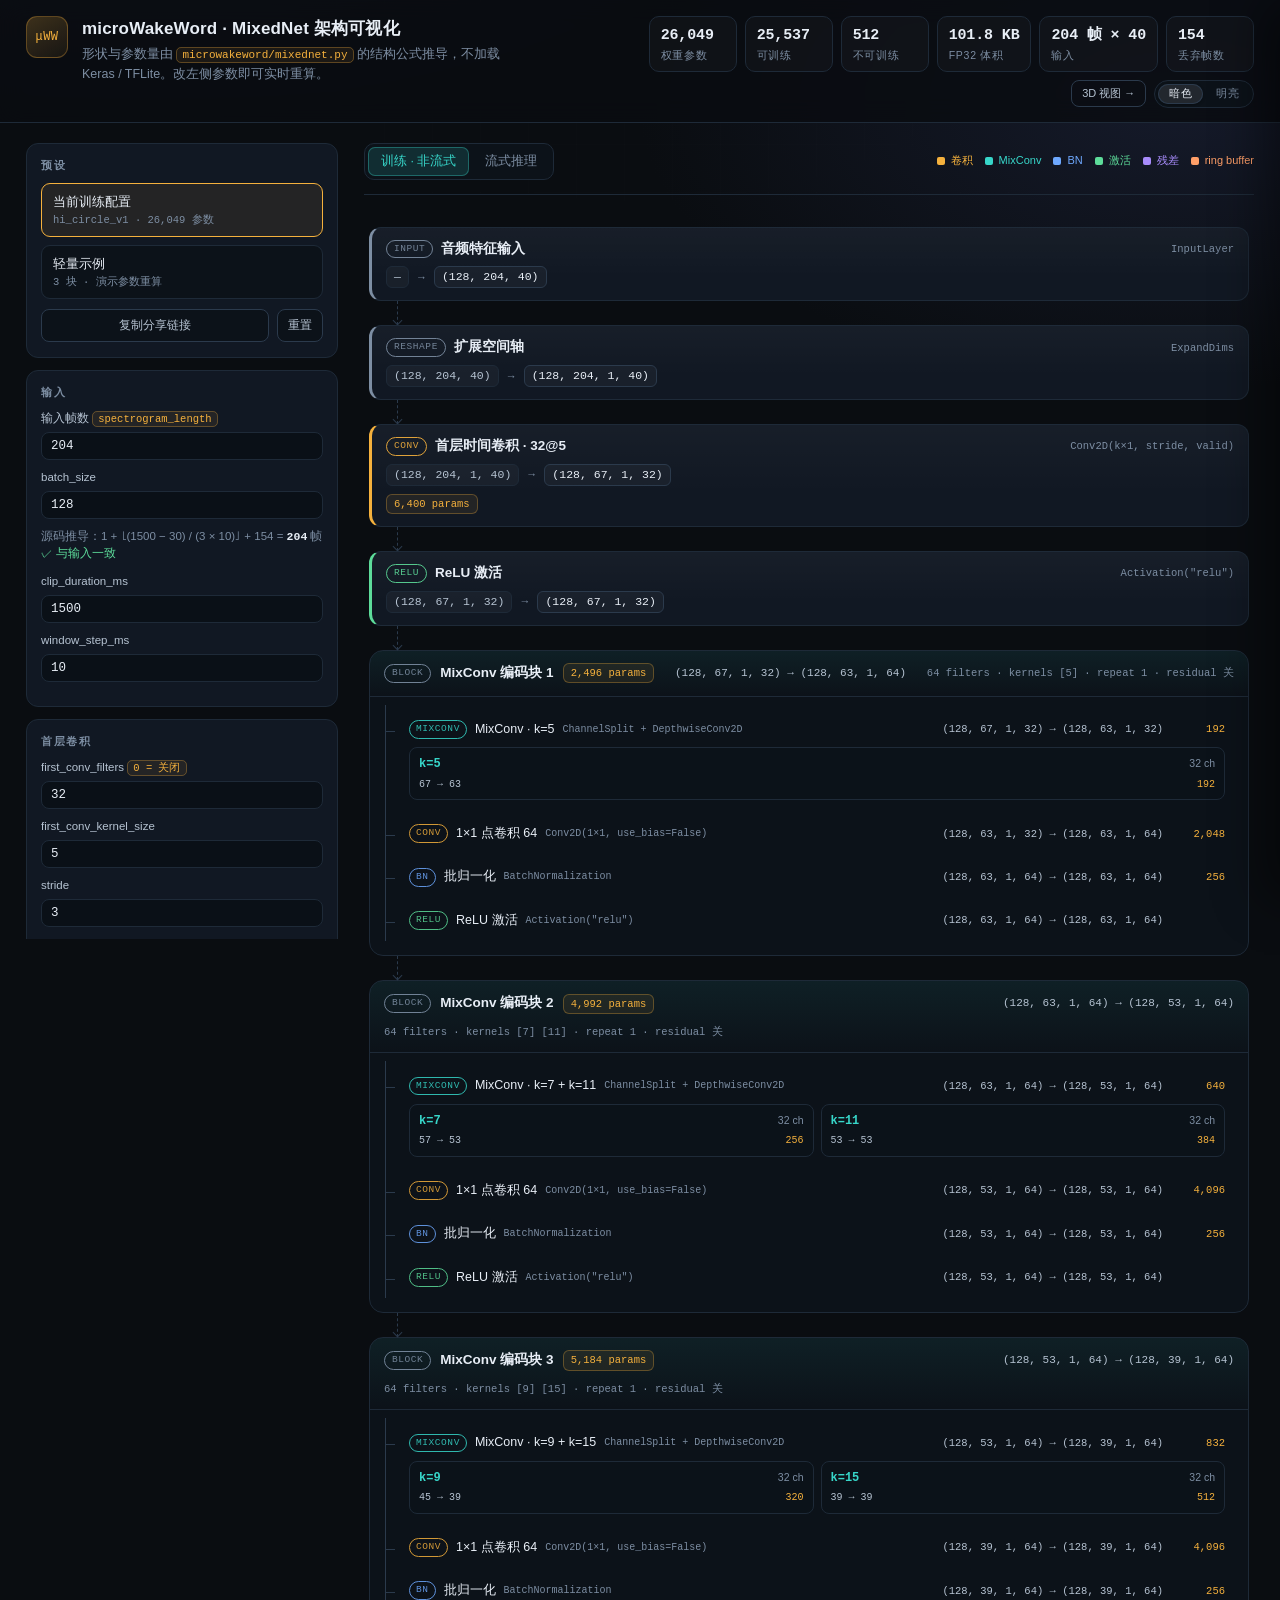
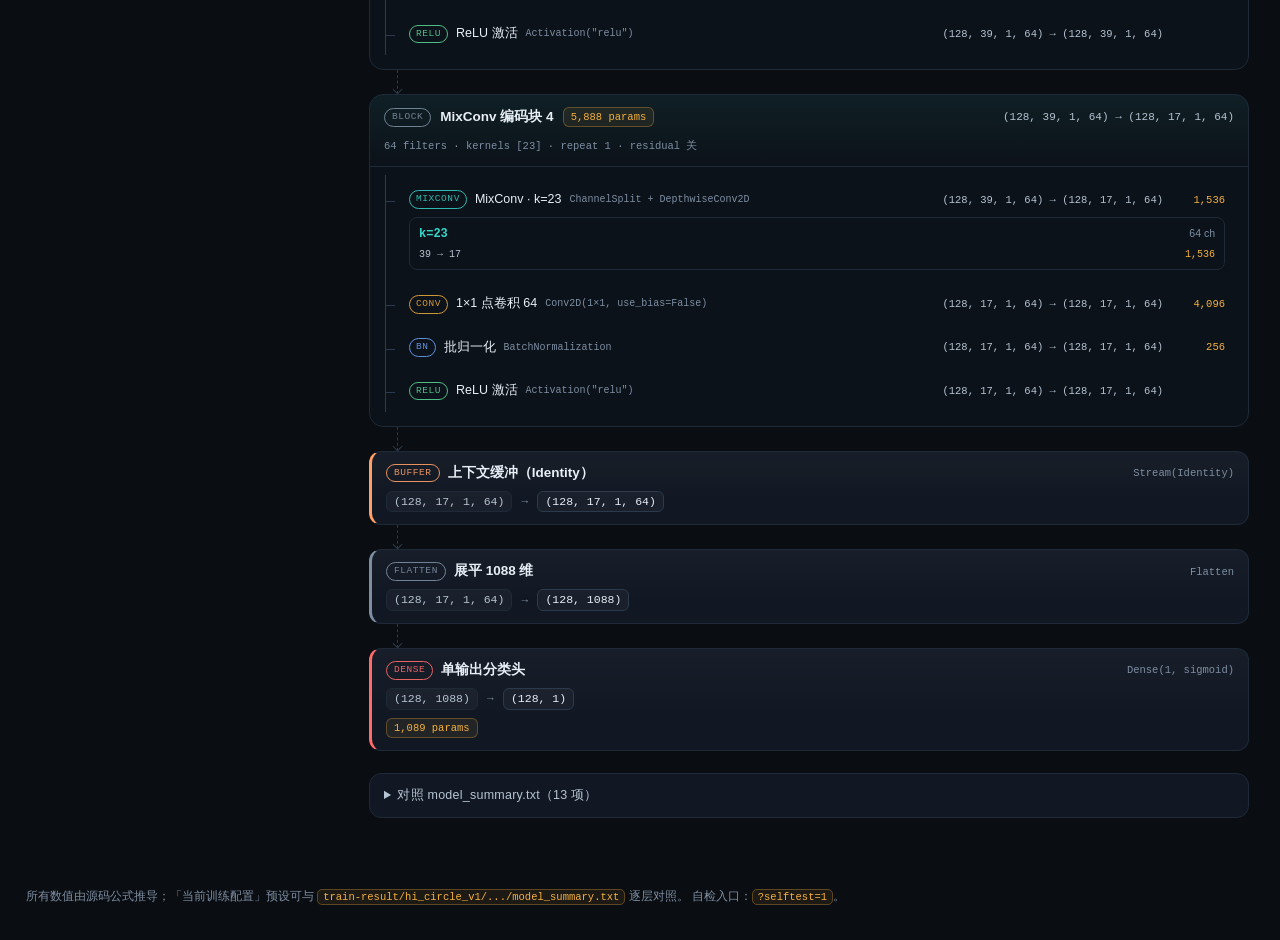
<file: visualization/index.html>
<!doctype html>
<html lang="zh-CN">
<head>
<meta charset="utf-8" />
<meta name="viewport" content="width=device-width, initial-scale=1" />
<title>microWakeWord · MixedNet 架构可视化</title>
<script>
  // 首屏前应用主题，避免闪烁
  (function () {
    var theme = 'dark';
    try {
      var q = new URLSearchParams(location.search).get('theme');
      var saved = localStorage.getItem('mww-viz-theme');
      theme = q === 'light' || q === 'dark' ? q : (saved === 'light' ? 'light' : 'dark');
    } catch (e) { /* file:// 或隐私模式下 localStorage 可能不可用 */ }
    document.documentElement.dataset.theme = theme;
  })();
</script>
<link rel="stylesheet" href="theme.css" />
<style>

  * { box-sizing: border-box; }

  html, body { margin: 0; }

  body {
    font-family: var(--sans);
    color: var(--ink);
    font-size: 14px;
    line-height: 1.55;
    background:
      radial-gradient(1100px 520px at 12% -8%, var(--bg-grad-a) 0%, transparent 62%),
      radial-gradient(900px 480px at 92% 4%, var(--bg-grad-b) 0%, transparent 60%),
      var(--bg);
    -webkit-font-smoothing: antialiased;
  }

  body::before {
    content: '';
    position: fixed;
    inset: 0;
    z-index: 0;
    pointer-events: none;
    opacity: .3;
    background-image:
      linear-gradient(to right, var(--grid) 1px, transparent 1px),
      linear-gradient(to bottom, var(--grid) 1px, transparent 1px);
    background-size: 48px 48px;
    -webkit-mask-image: radial-gradient(75% 58% at 50% 0%, #000 15%, transparent 100%);
    mask-image: radial-gradient(75% 58% at 50% 0%, #000 15%, transparent 100%);
  }

  code, .mono { font-family: var(--mono); }

  code {
    font-size: .88em;
    color: var(--amber);
    background: var(--amber-soft);
    border: 1px solid var(--amber-line);
    border-radius: 5px;
    padding: 1px 5px;
  }

  .topbar {
    position: sticky;
    top: 0;
    z-index: 20;
    display: flex;
    flex-wrap: wrap;
    gap: 22px;
    align-items: flex-start;
    justify-content: space-between;
    padding: 16px 26px 14px;
    border-bottom: 1px solid var(--line);
    background: var(--topbar-bg);
    backdrop-filter: blur(12px);
  }

  .brand { display: flex; align-items: flex-start; gap: 14px; min-width: 0; }

  .mark {
    flex: none;
    width: 42px;
    height: 42px;
    display: grid;
    place-items: center;
    border-radius: 11px;
    border: 1px solid var(--amber-line);
    background: linear-gradient(150deg, var(--amber-strong-bg), var(--amber-faint));
    color: var(--amber);
    font-family: var(--mono);
    font-size: 12px;
    letter-spacing: .04em;
  }

  h1 {
    margin: 0;
    font-size: 17px;
    font-weight: 650;
    letter-spacing: .01em;
  }

  .sub {
    margin: 3px 0 0;
    color: var(--muted);
    font-size: 12.5px;
    max-width: 62ch;
  }

  .stats { display: flex; flex-wrap: wrap; gap: 8px; }

  .top-right {
    display: flex;
    flex-direction: column;
    align-items: flex-end;
    gap: 8px;
    margin-left: auto;
  }

  .top-actions { display: flex; align-items: center; gap: 8px; }

  .nav-link {
    padding: 4px 10px;
    border: 1px solid var(--line-2);
    border-radius: 8px;
    color: var(--ink-2);
    font-size: 11px;
    text-decoration: none;
    transition: border-color .15s, color .15s;
  }

  .nav-link:hover { border-color: var(--teal); color: var(--ink); }

  .theme {
    display: inline-flex;
    gap: 2px;
    padding: 3px;
    border: 1px solid var(--line);
    border-radius: 999px;
    background: var(--panel-2);
  }

  .theme-btn {
    border: 0;
    border-radius: 999px;
    padding: 3px 11px;
    background: transparent;
    color: var(--muted);
    font-family: var(--mono);
    font-size: 10.5px;
    letter-spacing: .04em;
    cursor: pointer;
    transition: background .15s, color .15s, box-shadow .15s;
  }

  .theme-btn:hover { color: var(--ink); }

  .theme-btn[aria-pressed="true"] {
    background: var(--toggle-on-bg);
    color: var(--ink);
    box-shadow: inset 0 0 0 1px var(--line-2), 0 1px 3px var(--toggle-on-shadow);
  }

  .stat {
    min-width: 88px;
    padding: 7px 11px;
    border: 1px solid var(--line);
    border-radius: 10px;
    background: var(--surface-1);
  }

  .stat b {
    display: block;
    font-family: var(--mono);
    font-size: 15px;
    font-weight: 600;
    letter-spacing: -.01em;
  }

  .stat span {
    display: block;
    color: var(--muted);
    font-size: 10.5px;
    letter-spacing: .07em;
    text-transform: uppercase;
  }

  .layout {
    position: relative;
    z-index: 1;
    display: grid;
    grid-template-columns: 316px minmax(0, 1fr);
    gap: 22px;
    align-items: start;
    padding: 20px 26px 70px;
  }

  /* ---------- 控制台 ---------- */
  .console {
    position: sticky;
    top: 84px;
    display: flex;
    flex-direction: column;
    gap: 12px;
    max-height: calc(100vh - 104px);
    overflow: auto;
    padding-right: 4px;
  }

  .console::-webkit-scrollbar { width: 8px; }
  .console::-webkit-scrollbar-thumb { background: var(--line-2); border-radius: 4px; }

  .panel {
    border: 1px solid var(--line);
    border-radius: var(--radius);
    background: var(--panel);
    padding: 13px 14px 15px;
  }

  .panel-title {
    margin: 0 0 10px;
    font-size: 10.5px;
    letter-spacing: .16em;
    text-transform: uppercase;
    color: var(--muted);
    font-weight: 600;
  }

  .presets { display: grid; gap: 8px; }

  .preset {
    display: block;
    width: 100%;
    text-align: left;
    padding: 9px 11px;
    border: 1px solid var(--line);
    border-radius: 9px;
    background: var(--panel-2);
    color: var(--ink);
    font-family: var(--sans);
    font-size: 13px;
    cursor: pointer;
    transition: border-color .15s, background .15s;
  }

  .preset small {
    display: block;
    color: var(--muted);
    font-family: var(--mono);
    font-size: 10.5px;
    margin-top: 2px;
  }

  .preset:hover { border-color: var(--amber); background: var(--amber-faint); }
  .preset.is-active { border-color: var(--amber); background: var(--amber-soft); }

  .row { display: flex; gap: 8px; margin-top: 10px; }

  .btn {
    flex: 1;
    padding: 7px 10px;
    border: 1px solid var(--line-2);
    border-radius: 8px;
    background: var(--panel-2);
    color: var(--ink-2);
    font-family: var(--sans);
    font-size: 12px;
    cursor: pointer;
    transition: border-color .15s, color .15s;
  }

  .btn:hover { border-color: var(--teal); color: var(--ink); }
  .btn--ghost { flex: 0 0 auto; }

  .field { display: block; margin-bottom: 9px; }

  .field > span {
    display: block;
    margin-bottom: 4px;
    color: var(--ink-2);
    font-size: 11.5px;
  }

  .field > span code { font-size: 10.5px; }

  .field input[type="number"], .field input[type="text"] {
    width: 100%;
    padding: 6px 9px;
    border: 1px solid var(--line);
    border-radius: 8px;
    background: var(--input-bg);
    color: var(--ink);
    font-family: var(--mono);
    font-size: 12.5px;
    outline: none;
    transition: border-color .15s, box-shadow .15s;
  }

  .field input:focus {
    border-color: var(--amber);
    box-shadow: 0 0 0 3px rgba(245, 177, 61, .12);
  }

  .checks { display: grid; gap: 7px; }

  .check {
    display: flex;
    align-items: center;
    gap: 8px;
    font-size: 12.5px;
    color: var(--ink-2);
    cursor: pointer;
  }

  .check input { accent-color: var(--teal); width: 15px; height: 15px; }
  .check code { font-size: 10.5px; }

  .hint {
    margin: 4px 0 10px;
    color: var(--muted);
    font-size: 11.5px;
    line-height: 1.55;
  }

  .hint .ok { color: var(--green); }
  .hint .warn { color: var(--amber); }
  .hint b { color: var(--ink); font-family: var(--mono); }

  .hint-link {
    display: inline-block;
    margin-top: 6px;
    padding: 3px 8px;
    border: 1px dashed var(--line-2);
    border-radius: 6px;
    background: transparent;
    color: var(--teal);
    font-family: var(--mono);
    font-size: 10.5px;
    cursor: pointer;
  }

  .hint-link:hover { border-color: var(--teal); }

  /* ---------- 舞台 ---------- */
  .stage { min-width: 0; }

  .stage-head {
    display: flex;
    flex-wrap: wrap;
    gap: 12px 18px;
    align-items: center;
    justify-content: space-between;
    padding: 0 0 14px;
    border-bottom: 1px solid var(--line);
  }

  .tabs {
    display: inline-flex;
    padding: 3px;
    border: 1px solid var(--line);
    border-radius: 10px;
    background: var(--panel-2);
    gap: 3px;
  }

  .tab {
    padding: 6px 13px;
    border: 0;
    border-radius: 7px;
    background: transparent;
    color: var(--muted);
    font-family: var(--sans);
    font-size: 12.5px;
    cursor: pointer;
    transition: background .15s, color .15s;
  }

  .tab[aria-selected="true"] {
    background: var(--teal-soft);
    color: var(--teal);
    box-shadow: inset 0 0 0 1px var(--teal-line);
  }

  .legend { display: flex; flex-wrap: wrap; gap: 6px 12px; }

  .legend span {
    display: inline-flex;
    align-items: center;
    gap: 6px;
    color: var(--muted);
    font-size: 11px;
  }

  .legend i {
    width: 8px;
    height: 8px;
    border-radius: 2px;
    background: currentColor;
  }

  .legend .l-conv { color: var(--amber); }
  .legend .l-mix { color: var(--teal); }
  .legend .l-bn { color: var(--blue); }
  .legend .l-res { color: var(--violet); }
  .legend .l-act { color: var(--green); }
  .legend .l-buf { color: var(--buf); }

  .alerts { display: grid; gap: 8px; margin-top: 14px; }

  .alert {
    border-radius: 10px;
    border: 1px solid;
    padding: 9px 12px;
    font-size: 12.5px;
  }

  .alert strong { display: block; margin-bottom: 3px; font-size: 12px; }
  .alert ul { margin: 0; padding-left: 18px; }
  .alert--error { border-color: var(--error-line); background: var(--error-bg); color: var(--error-ink); }
  .alert--warn { border-color: var(--warn-line); background: var(--warn-bg); color: var(--warn-ink); }

  .graph { max-width: 880px; margin: 18px auto 0; }

  .node {
    position: relative;
    padding: 11px 14px 12px;
    border: 1px solid var(--line);
    border-left: 3px solid var(--accent, var(--line-2));
    border-radius: var(--radius);
    background: linear-gradient(180deg, var(--surface-2), transparent 68%), var(--panel);
    cursor: pointer;
    transition: border-color .15s, box-shadow .15s, transform .15s;
  }

  .node:hover { border-color: var(--line-2); transform: translateY(-1px); }

  .node.is-selected {
    border-color: var(--accent, var(--teal));
    box-shadow: 0 0 0 1px var(--accent, var(--teal)), var(--shadow-node);
  }

  .node-head { display: flex; flex-wrap: wrap; align-items: center; gap: 8px; }

  .node-head h3 { margin: 0; font-size: 13.5px; font-weight: 600; flex: 1 1 auto; min-width: 0; }

  .kind {
    flex: none;
    white-space: nowrap;
    padding: 1px 7px;
    border-radius: 999px;
    border: 1px solid currentColor;
    color: var(--accent, var(--muted));
    font-family: var(--mono);
    font-size: 9.5px;
    letter-spacing: .06em;
    text-transform: uppercase;
    opacity: .9;
  }

  .type { flex: none; margin-left: auto; color: var(--muted); font-size: 10.5px; }

  .shapes { display: flex; flex-wrap: wrap; align-items: center; gap: 7px; margin-top: 7px; }

  .shape {
    font-size: 11.5px;
    color: var(--ink-2);
    background: var(--surface-3);
    border: 1px solid var(--line);
    border-radius: 6px;
    padding: 1px 7px;
  }

  .shape--out { color: var(--ink); border-color: var(--line-2); }

  .arrow { color: var(--muted); font-size: 11px; }

  .chips { display: flex; flex-wrap: wrap; gap: 6px; margin-top: 8px; }

  .chip {
    flex: none;
    white-space: nowrap;
    padding: 1px 7px;
    border-radius: 6px;
    border: 1px solid var(--amber-line);
    background: var(--amber-soft);
    color: var(--amber);
    font-family: var(--mono);
    font-size: 10.5px;
  }

  .chip--buf {
    border-color: var(--buf-line);
    background: repeating-linear-gradient(135deg, var(--buf-stripe) 0 5px, transparent 5px 10px);
    color: var(--buf);
  }

  .connector {
    height: 24px;
    margin-left: 28px;
    position: relative;
    border-left: 1px dashed var(--line-2);
  }

  .connector::after {
    content: '';
    position: absolute;
    left: -4px;
    bottom: 1px;
    width: 6px;
    height: 6px;
    border-right: 1px solid var(--line-2);
    border-bottom: 1px solid var(--line-2);
    transform: rotate(45deg);
  }

  /* ---------- 编码块 ---------- */
  .block {
    border: 1px solid var(--line);
    border-radius: 14px;
    background: var(--panel-2);
    overflow: hidden;
    transition: border-color .15s;
  }

  .block:hover { border-color: var(--line-2); }
  .block.is-selected { border-color: var(--teal); box-shadow: 0 0 0 1px rgba(55, 214, 201, .45); }

  .block-head {
    display: flex;
    flex-wrap: wrap;
    gap: 10px 18px;
    align-items: center;
    justify-content: space-between;
    padding: 12px 14px;
    background: linear-gradient(180deg, var(--teal-faint), transparent);
    border-bottom: 1px solid var(--line);
    cursor: pointer;
  }

  .block-title { display: flex; align-items: center; gap: 9px; flex-wrap: wrap; }
  .block-title h3 { margin: 0; font-size: 13.5px; font-weight: 650; }
  .meta { margin: 0; color: var(--muted); font-size: 10.5px; }
  .block-shape { color: var(--ink-2); font-size: 11px; }

  .block-body { position: relative; padding: 8px 12px 10px 28px; }
  .block-body::before {
    content: '';
    position: absolute;
    left: 15px;
    top: 8px;
    bottom: 14px;
    border-left: 1px solid var(--line-2);
  }

  .step {
    position: relative;
    padding: 8px 10px;
    margin: 6px 0;
    border: 1px solid transparent;
    border-radius: 9px;
    cursor: pointer;
    transition: background .15s, border-color .15s;
  }

  .step::before {
    content: '';
    position: absolute;
    left: -13px;
    top: 19px;
    width: 9px;
    border-top: 1px solid var(--line-2);
  }

  .step:hover { background: var(--surface-1); border-color: var(--line); }
  .step.is-selected { border-color: var(--accent, var(--teal)); background: var(--teal-faint); }

  .step-main { display: flex; flex-wrap: wrap; align-items: center; gap: 8px; }

  .step-kind {
    flex: none;
    white-space: nowrap;
    font-family: var(--mono);
    font-size: 9.5px;
    letter-spacing: .06em;
    text-transform: uppercase;
    padding: 1px 6px;
    border-radius: 999px;
    border: 1px solid currentColor;
    opacity: .85;
  }

  .step-title { font-size: 12.5px; color: var(--ink); }
  .step-type { color: var(--muted); font-size: 10px; }
  .step-shapes { margin-left: auto; color: var(--ink-2); font-size: 10.5px; }
  .step-params { color: var(--amber); font-size: 10.5px; min-width: 54px; text-align: right; }

  .branches {
    display: grid;
    grid-template-columns: repeat(auto-fit, minmax(124px, 1fr));
    gap: 7px;
    margin-top: 8px;
  }

  .branch {
    padding: 7px 9px;
    border: 1px solid var(--line);
    border-radius: 8px;
    background: var(--branch-bg);
    cursor: pointer;
    transition: border-color .15s;
  }

  .branch:hover { border-color: var(--teal); }
  .branch.is-selected { border-color: var(--teal); box-shadow: 0 0 0 1px rgba(55, 214, 201, .4); }

  .branch-top, .branch-bottom { display: flex; justify-content: space-between; gap: 8px; align-items: baseline; }
  .branch-top b { font-family: var(--mono); font-size: 12px; color: var(--teal); }
  .branch-top span { color: var(--muted); font-size: 10.5px; }
  .branch-bottom { margin-top: 3px; color: var(--ink-2); font-size: 10px; font-family: var(--mono); }
  .branch-p { color: var(--amber); }

  .buffer-line {
    margin-top: 9px;
    padding: 5px 9px;
    border: 1px dashed var(--buf-line);
    border-radius: 8px;
    background: repeating-linear-gradient(135deg, var(--buf-stripe) 0 6px, transparent 6px 12px);
    color: var(--buf);
    font-family: var(--mono);
    font-size: 10.5px;
  }

  /* ---------- 对照表 / 自检 ---------- */
  .compare {
    max-width: 880px;
    margin: 22px auto 0;
    border: 1px solid var(--line);
    border-radius: var(--radius);
    background: var(--panel);
    padding: 12px 14px;
  }

  .compare summary {
    cursor: pointer;
    color: var(--ink-2);
    font-size: 12.5px;
    letter-spacing: .02em;
  }

  table { width: 100%; border-collapse: collapse; margin-top: 10px; font-size: 11.5px; }
  th, td { text-align: left; padding: 5px 8px; border-bottom: 1px solid var(--line); }
  th { color: var(--muted); font-weight: 500; font-size: 10.5px; letter-spacing: .06em; text-transform: uppercase; }
  td.mono, th.mono { font-family: var(--mono); }
  .ok-mark { color: var(--green); }
  .bad-mark { color: var(--red); }

  .selftest {
    margin-top: 16px;
    border: 1px solid var(--line);
    border-radius: var(--radius);
    padding: 12px 14px;
    background: var(--panel);
  }

  .selftest header { display: flex; flex-wrap: wrap; gap: 10px; justify-content: space-between; align-items: baseline; }
  .selftest h2 { margin: 0; font-size: 13px; font-weight: 650; }
  .selftest header span { color: var(--muted); font-size: 11px; }
  .selftest.ok { border-color: var(--ok-line); }
  .selftest.fail { border-color: var(--bad-line); }

  /* ---------- 详情抽屉 ---------- */
  .inspector {
    position: fixed;
    z-index: 40;
    top: 0;
    right: 0;
    bottom: 0;
    width: min(390px, 100vw);
    padding: 20px 22px 44px;
    overflow: auto;
    border-left: 1px solid var(--line-2);
    background: var(--inspector-bg);
    box-shadow: var(--shadow-drawer);
    transform: translateX(102%);
    transition: transform .22s ease;
  }

  .inspector.is-open { transform: translateX(0); }

  .inspector-head { display: flex; align-items: flex-start; justify-content: space-between; gap: 12px; }

  .eyebrow {
    color: var(--muted);
    font-family: var(--mono);
    font-size: 10px;
    letter-spacing: .12em;
    text-transform: uppercase;
  }

  .inspector h2 { margin: 4px 0 0; font-size: 17px; font-weight: 650; }

  .icon-btn {
    border: 1px solid var(--line-2);
    border-radius: 8px;
    background: transparent;
    color: var(--muted);
    width: 28px;
    height: 28px;
    cursor: pointer;
  }

  .icon-btn:hover { color: var(--ink); border-color: var(--ink-2); }

  .kv { display: grid; gap: 0; margin: 16px 0 4px; border-top: 1px solid var(--line); }

  .kv > div {
    display: flex;
    justify-content: space-between;
    gap: 14px;
    padding: 7px 0;
    border-bottom: 1px solid var(--line);
  }

  .kv dt { color: var(--muted); font-size: 11.5px; }
  .kv dd { margin: 0; text-align: right; font-size: 11.5px; color: var(--ink); }

  .inspector h3 {
    margin: 18px 0 6px;
    font-size: 10.5px;
    letter-spacing: .14em;
    text-transform: uppercase;
    color: var(--muted);
    font-weight: 600;
  }

  .inspector p { margin: 0; color: var(--ink-2); font-size: 12.5px; }

  .inspector pre {
    margin: 0;
    padding: 10px 12px;
    border: 1px solid var(--line);
    border-radius: 9px;
    background: var(--code-bg);
    overflow-x: auto;
    font-size: 11px;
    line-height: 1.6;
    color: var(--code-ink);
    white-space: pre-wrap;
    overflow-wrap: anywhere;
  }

  .inspector pre code { border: 0; background: none; padding: 0; color: inherit; font-size: inherit; }

  .inspector .formula { color: var(--amber); font-family: var(--mono); font-size: 11.5px; }

  .buffer-list { display: grid; gap: 6px; margin-top: 6px; }

  .buffer-item {
    padding: 6px 9px;
    border: 1px dashed var(--buf-line);
    border-radius: 8px;
    background: repeating-linear-gradient(135deg, var(--buf-stripe) 0 5px, transparent 5px 10px);
    color: var(--buf);
    font-family: var(--mono);
    font-size: 10.5px;
  }

  footer {
    position: relative;
    z-index: 1;
    padding: 0 26px 34px;
    color: var(--muted);
    font-size: 11.5px;
  }

  footer code { font-size: 10.5px; }

  :focus-visible { outline: 2px solid var(--teal); outline-offset: 2px; }

  @media (max-width: 1080px) {
    .layout { grid-template-columns: 1fr; padding: 16px 16px 60px; }
    .console { position: static; max-height: none; }
    .topbar { padding: 14px 16px; }
    footer { padding: 0 16px 28px; }
  }

  @media (max-width: 560px) {
    .stats { width: 100%; }
    .stat { flex: 1 1 40%; }
    .top-right { width: 100%; align-items: stretch; }
    .top-actions { justify-content: flex-end; }
    .theme { align-self: flex-end; }
    .step-shapes { margin-left: 0; }
    .block-body { padding-left: 20px; }
    .block-body::before { left: 10px; }
    .step::before { left: -10px; width: 7px; }
  }
</style>
</head>
<body>

<header class="topbar">
  <div class="brand">
    <div class="mark">μWW</div>
    <div>
      <h1>microWakeWord · MixedNet 架构可视化</h1>
      <p class="sub">形状与参数量由 <code>microwakeword/mixednet.py</code> 的结构公式推导，不加载 Keras / TFLite。改左侧参数即可实时重算。</p>
    </div>
  </div>
  <div class="top-right">
    <div class="stats" id="stats"></div>
    <div class="top-actions">
      <a class="nav-link" href="3d.html">3D 视图 →</a>
      <div class="theme" role="group" aria-label="显示主题">
        <button type="button" class="theme-btn" data-theme-set="dark" aria-pressed="true">暗色</button>
        <button type="button" class="theme-btn" data-theme-set="light" aria-pressed="false">明亮</button>
      </div>
    </div>
  </div>
</header>

<main class="layout">
  <aside class="console">
    <section class="panel">
      <h2 class="panel-title">预设</h2>
      <div class="presets">
        <button class="preset" data-preset="trained">当前训练配置<small>hi_circle_v1 · 26,049 参数</small></button>
        <button class="preset" data-preset="light">轻量示例<small>3 块 · 演示参数重算</small></button>
      </div>
      <div class="row">
        <button class="btn" id="share">复制分享链接</button>
        <button class="btn btn--ghost" id="reset">重置</button>
      </div>
    </section>

    <section class="panel">
      <h2 class="panel-title">输入</h2>
      <label class="field"><span>输入帧数 <code>spectrogram_length</code></span>
        <input type="number" min="1" step="1" data-key="inputFrames" data-type="number">
      </label>
      <label class="field"><span>batch_size</span>
        <input type="number" min="1" step="1" data-key="batch" data-type="number">
      </label>
      <div class="hint" id="derive"></div>
      <label class="field"><span>clip_duration_ms</span>
        <input type="number" min="31" step="1" data-key="clipMs" data-type="number">
      </label>
      <label class="field"><span>window_step_ms</span>
        <input type="number" min="1" step="1" data-key="windowStepMs" data-type="number">
      </label>
    </section>

    <section class="panel">
      <h2 class="panel-title">首层卷积</h2>
      <label class="field"><span>first_conv_filters <code>0 = 关闭</code></span>
        <input type="number" min="0" step="1" data-key="firstConvFilters" data-type="number">
      </label>
      <label class="field"><span>first_conv_kernel_size</span>
        <input type="number" min="1" step="1" data-key="firstConvKernel" data-type="number">
      </label>
      <label class="field"><span>stride</span>
        <input type="number" min="1" step="1" data-key="stride" data-type="number">
      </label>
    </section>

    <section class="panel">
      <h2 class="panel-title">编码器</h2>
      <label class="field"><span>pointwise_filters</span>
        <input type="text" data-key="pointwise" data-type="nums" spellcheck="false">
      </label>
      <label class="field"><span>repeat_in_block</span>
        <input type="text" data-key="repeat" data-type="nums" spellcheck="false">
      </label>
      <label class="field"><span>mixconv_kernel_sizes</span>
        <input type="text" data-key="kernels" data-type="kernels" spellcheck="false">
      </label>
      <label class="field"><span>residual_connection</span>
        <input type="text" data-key="residual" data-type="nums" spellcheck="false">
      </label>
      <p class="hint">四个列表必须等长，否则 <code>mixednet.py</code> 抛 <code>ValueError</code>。kernel 组写成 <code>[7,11]</code>。</p>
    </section>

    <section class="panel">
      <h2 class="panel-title">收尾</h2>
      <div class="checks">
        <label class="check"><input type="checkbox" data-key="pooled" data-type="bool"> <code>pooled</code> 池化时间维</label>
        <label class="check"><input type="checkbox" data-key="maxPool" data-type="bool"> <code>max_pool</code> 用最大池化</label>
        <label class="check"><input type="checkbox" data-key="attention" data-type="bool"> <code>spatial_attention</code></label>
      </div>
      <p class="hint">编码器输出时间维为 1 时，源码会跳过注意力 / 缓冲 / 池化分支。</p>
    </section>
  </aside>

  <section class="stage">
    <div class="stage-head">
      <div class="tabs" role="tablist" aria-label="视角">
        <button class="tab" role="tab" data-view="train" aria-selected="true">训练 · 非流式</button>
        <button class="tab" role="tab" data-view="stream" aria-selected="false">流式推理</button>
      </div>
      <div class="legend">
        <span class="l-conv"><i></i>卷积</span>
        <span class="l-mix"><i></i>MixConv</span>
        <span class="l-bn"><i></i>BN</span>
        <span class="l-act"><i></i>激活</span>
        <span class="l-res"><i></i>残差</span>
        <span class="l-buf"><i></i>ring buffer</span>
      </div>
    </div>

    <div class="alerts" id="alerts"></div>
    <div id="selftest"></div>
    <div class="graph" id="graph"></div>
    <details class="compare" id="compare"></details>
  </section>
</main>

<aside class="inspector" id="inspector" aria-live="polite"></aside>

<footer>
  所有数值由源码公式推导；「当前训练配置」预设可与
  <code>train-result/hi_circle_v1/.../model_summary.txt</code> 逐层对照。
  自检入口：<code>?selftest=1</code>。
</footer>

<script src="viz-core.js"></script>
<script>
(function () {
  'use strict';

  var CORE = (typeof window !== "undefined" ? window : globalThis).MWWViz;
  var PRESETS = CORE.PRESETS;
  var EXPECTED = CORE.EXPECTED;
  var KIND = CORE.KIND;
  var CODE = CORE.CODE;
  var clone = CORE.clone;
  var fmt = CORE.fmt;
  var splitChannels = CORE.splitChannels;
  var parseNumList = CORE.parseNumList;
  var parseKernelList = CORE.parseKernelList;
  var slicesDropped = CORE.slicesDropped;
  var derivedFrames = CORE.derivedFrames;
  var validate = CORE.validate;
  var buildGraph = CORE.buildGraph;
  var runSelfTest = CORE.runSelfTest;

  var state = {
    config: null,
    view: 'train',
    selected: null,
    graph: null,
    selftest: false,
    theme: 'dark'
  };

  /* ================= 小工具 ================= */

  function escapeHtml(s) {
    return String(s).replace(/[&<>"']/g, function (c) {
      return { '&': '&amp;', '<': '&lt;', '>': '&gt;', '"': '&quot;', "'": '&#39;' }[c];
    });
  }

  /* ================= URL ================= */

  function isSelftest() {
    return new URLSearchParams(location.search).get('selftest') === '1';
  }

  function readNum(params, key, fallback) {
    var raw = params.get(key);
    if (raw === null || raw === '') return fallback;
    var v = Number(raw);
    return Number.isFinite(v) ? v : fallback;
  }

  function loadFromUrl() {
    var params = new URLSearchParams(location.search);
    if (!params.toString()) return null;
    var cfg = clone(PRESETS.trained.cfg);
    cfg.inputFrames = readNum(params, 't', cfg.inputFrames);
    cfg.batch = readNum(params, 'b', cfg.batch);
    cfg.clipMs = readNum(params, 'clip', cfg.clipMs);
    cfg.windowStepMs = readNum(params, 'step', cfg.windowStepMs);
    cfg.firstConvFilters = readNum(params, 'fc', cfg.firstConvFilters);
    cfg.firstConvKernel = readNum(params, 'fk', cfg.firstConvKernel);
    cfg.stride = readNum(params, 's', cfg.stride);
    if (params.get('pf')) cfg.pointwise = parseNumList(params.get('pf'));
    if (params.get('rb')) cfg.repeat = parseNumList(params.get('rb'));
    if (params.get('mk')) cfg.kernels = parseKernelList(params.get('mk'));
    if (params.get('rc')) cfg.residual = parseNumList(params.get('rc'));
    cfg.pooled = params.get('pooled') === '1' ? 1 : 0;
    cfg.maxPool = params.get('maxpool') === '1' ? 1 : 0;
    cfg.attention = params.get('attn') === '1' ? 1 : 0;
    state.view = params.get('view') === 'stream' ? 'stream' : 'train';
    return cfg;
  }

  function syncUrl() {
    var cfg = state.config;
    var p = new URLSearchParams();
    p.set('t', cfg.inputFrames);
    p.set('b', cfg.batch);
    p.set('clip', cfg.clipMs);
    p.set('step', cfg.windowStepMs);
    p.set('fc', cfg.firstConvFilters);
    p.set('fk', cfg.firstConvKernel);
    p.set('s', cfg.stride);
    p.set('pf', cfg.pointwise.join(','));
    p.set('rb', cfg.repeat.join(','));
    p.set('mk', cfg.kernels.map(function (k) { return '[' + k.join(',') + ']'; }).join(';'));
    p.set('rc', cfg.residual.join(','));
    p.set('pooled', cfg.pooled ? '1' : '0');
    p.set('maxpool', cfg.maxPool ? '1' : '0');
    p.set('attn', cfg.attention ? '1' : '0');
    p.set('view', state.view);
    p.set('theme', state.theme);
    if (state.selftest) p.set('selftest', '1');
    try {
      history.replaceState(null, '', location.pathname + '?' + p.toString());
    } catch (e) { /* 个别浏览器在 file:// 下禁止改写历史记录 */ }
  }

  /* ================= 渲染 ================= */

  // 流式模型以 batch_size=1 编译，展示时把训练 batch 换成 1
  function toStreamBatch(text) {
    if (!text || text === '—') return text;
    return text.replace(/^\(\d+,/, '(1,');
  }

  function viewShapes(node) {
    var stream = state.view === 'stream';
    return {
      in: stream ? toStreamBatch(node.shapeIn.stream) : node.shapeIn.train,
      out: stream ? toStreamBatch(node.shapeOut.stream) : node.shapeOut.train
    };
  }

  function shapeRow(node) {
    var s = viewShapes(node);
    return '<div class="shapes">' +
      '<span class="shape mono">' + (s.in || '—') + '</span>' +
      '<span class="arrow">→</span>' +
      '<span class="shape shape--out mono">' + (s.out || '—') + '</span>' +
      '</div>';
  }

  function chips(node) {
    var out = [];
    if (node.params) out.push('<span class="chip">' + fmt(node.params) + ' params</span>');
    if (state.view === 'stream' && node.buffer) {
      out.push('<span class="chip chip--buf">ring ' + node.buffer.frames + ' 帧 × ' + node.buffer.channels + ' ch = ' + fmt(node.buffer.params) + '</span>');
    }
    if (state.view === 'stream' && node.buffers) {
      node.buffers.forEach(function (b) {
        out.push('<span class="chip chip--buf">' + b.label + ' ' + b.frames + ' 帧</span>');
      });
    }
    return out.length ? '<div class="chips">' + out.join('') + '</div>' : '';
  }

  function renderNode(node) {
    var k = KIND[node.kind] || KIND.reshape;
    return '<article class="node" data-id="' + node.id + '" style="--accent:' + k.color + '">' +
      '<div class="node-head">' +
        '<span class="kind">' + k.label + '</span>' +
        '<h3>' + node.title + '</h3>' +
        '<span class="type mono">' + node.type + '</span>' +
      '</div>' +
      shapeRow(node) +
      chips(node) +
      '</article>';
  }

  function renderStep(step) {
    var k = KIND[step.kind] || KIND.conv;
    var s = viewShapes(step);
    var head = '<div class="step-main">' +
      '<span class="step-kind" style="color:' + k.color + '">' + k.label + '</span>' +
      '<span class="step-title">' + step.title + '</span>' +
      '<span class="step-type mono">' + step.type + '</span>' +
      '<span class="step-shapes mono">' + s.in + ' → ' + s.out + '</span>' +
      '<span class="step-params mono">' + (step.params ? fmt(step.params) : '') + '</span>' +
      '</div>';

    var extra = '';
    if (step.kind === 'mixconv') {
      var multi = step.branches.length > 1;
      extra += '<div class="branches">' + step.branches.map(function (b) {
        var line = state.view === 'stream'
          ? 'keep ' + b.keep + ' 帧'
          : (multi ? b.tRaw : b.tIn) + ' → ' + b.tOut;
        return '<div class="branch" data-id="' + step.id + '.k' + b.k + '">' +
          '<div class="branch-top"><b>k=' + b.k + '</b><span>' + b.channels + ' ch</span></div>' +
          '<div class="branch-bottom"><span>' + line + '</span><span class="branch-p">' + fmt(b.params) + '</span></div>' +
          '</div>';
      }).join('') + '</div>';
    }
    if (state.view === 'stream' && step.buffer) {
      extra += '<div class="buffer-line">ring buffer ' + step.buffer.frames + ' 帧 × ' + step.buffer.channels + ' ch = ' + fmt(step.buffer.params) + ' 个状态变量</div>';
    }
    return '<div class="step" data-id="' + step.id + '" style="--accent:' + k.color + '">' + head + extra + '</div>';
  }

  function renderBlock(block) {
    var s = viewShapes(block);
    var meta = [
      block.filters + ' filters',
      'kernels ' + block.kernels.map(function (k) { return '[' + k + ']'; }).join(' '),
      'repeat ' + block.repeat,
      block.residual ? 'residual 开' : 'residual 关'
    ].join(' · ');
    return '<article class="block" data-id="' + block.id + '">' +
      '<header class="block-head" data-id="' + block.id + '">' +
        '<div class="block-title">' +
          '<span class="kind">block</span>' +
          '<h3>' + block.title + '</h3>' +
          '<span class="chip">' + fmt(block.params) + ' params</span>' +
        '</div>' +
        '<div class="block-shape mono">' + s.in + ' → ' + s.out + '</div>' +
        '<p class="meta mono">' + meta + '</p>' +
      '</header>' +
      '<div class="block-body">' + block.children.map(renderStep).join('') + '</div>' +
      '</article>';
  }

  function renderGraph(graph) {
    var host = document.getElementById('graph');
    var html = '';
    graph.seq.forEach(function (node, i) {
      if (i) html += '<div class="connector" aria-hidden="true"></div>';
      html += node.kind === 'block' ? renderBlock(node) : renderNode(node);
    });
    host.innerHTML = html;
    highlightSelection();
  }

  function renderStats(graph) {
    var host = document.getElementById('stats');
    var cfg = state.config;
    var s = graph.stats;
    var items = [
      ['权重参数', fmt(s.weights)],
      ['可训练', fmt(s.trainable)],
      ['不可训练', fmt(s.nonTrainable)],
      ['fp32 体积', (s.weights * 4 / 1024).toFixed(1) + ' KB'],
      ['输入', state.view === 'stream' ? cfg.stride + ' 帧 × 40' : cfg.inputFrames + ' 帧 × 40'],
      state.view === 'stream' ? ['运行时状态', fmt(s.state)] : ['丢弃帧数', fmt(graph.dropped)]
    ];
    host.innerHTML = items.map(function (it) {
      return '<div class="stat"><b>' + it[1] + '</b><span>' + it[0] + '</span></div>';
    }).join('');
  }

  function renderDerive() {
    var host = document.getElementById('derive');
    var cfg = state.config;
    if (validate(cfg).length) {
      host.innerHTML = '<span class="warn">参数不完整，无法推导输入帧数。</span>';
      return;
    }
    var d = slicesDropped(cfg);
    var derived = derivedFrames(cfg);
    var ok = derived === cfg.inputFrames;
    host.innerHTML = '源码推导：1 + ⌊(' + cfg.clipMs + ' − 30) / (' + cfg.stride + ' × ' + cfg.windowStepMs + ')⌋ + ' + d +
      ' = <b>' + derived + '</b> 帧 ' +
      (ok
        ? '<span class="ok">✓ 与输入一致</span>'
        : '<span class="warn">≠ 输入 ' + cfg.inputFrames + '（图仍按输入绘制）</span>') +
      (ok ? '' : '<br><button class="hint-link" data-apply="1">使用推导值 ' + derived + '</button>');
  }

  function renderCompare(graph) {
    var host = document.getElementById('compare');
    var same = JSON.stringify(state.config) === JSON.stringify(PRESETS.trained.cfg);
    if (!same) {
      host.innerHTML = '<summary>对照 model_summary.txt</summary>' +
        '<p class="hint">当前为自定义配置；逐层对照表只对「当前训练配置」预设提供。</p>';
      return;
    }
    var conv0 = graph.index.get('conv0');
    var mix = [], pw = [], bn = [];
    graph.seq.forEach(function (n) {
      if (n.kind !== 'block') return;
      n.children.forEach(function (c) {
        if (c.kind === 'mixconv') c.branches.forEach(function (b) { mix.push(b.params); });
        if (c.kind === 'conv') pw.push(c.params);
        if (c.kind === 'bn') bn.push(c.params);
      });
    });
    var rows = [
      ['总参数', EXPECTED.weights, graph.stats.weights],
      ['可训练参数', EXPECTED.trainable, graph.stats.trainable],
      ['不可训练参数', EXPECTED.nonTrainable, graph.stats.nonTrainable],
      ['首层卷积参数', EXPECTED.conv0Params, conv0 ? conv0.params : NaN],
      ['首层输出时间维', EXPECTED.conv0T, conv0 ? conv0.timeOut : NaN],
      ['depthwise 参数序列', EXPECTED.depthwise, mix.join(',')],
      ['1×1 卷积参数序列', EXPECTED.pointwise, pw.join(',')],
      ['BN 参数序列', EXPECTED.bn, bn.join(',')],
      ['Flatten 维度', EXPECTED.flatDim, graph.index.get('flatten') ? graph.index.get('flatten').flatDim : NaN],
      ['Dense 参数', EXPECTED.denseParams, graph.index.get('dense') ? graph.index.get('dense').params : NaN],
      ['编码后时间维', EXPECTED.postT, graph.index.get('post.buffer') ? graph.index.get('post.buffer').timeIn : NaN],
      ['ring buffer 帧序列', EXPECTED.buffers, graph.stats.buffers.map(function (b) { return b.frames; }).join(',')],
      ['流式状态参数', EXPECTED.state, graph.stats.state]
    ];
    host.innerHTML = '<summary>对照 model_summary.txt（' + rows.length + ' 项）</summary>' +
      '<table><thead><tr><th>项目</th><th class="mono">model_summary</th><th class="mono">页面计算</th><th></th></tr></thead><tbody>' +
      rows.map(function (r) {
        var pass = String(r[1]) === String(r[2]);
        return '<tr><td>' + r[0] + '</td><td class="mono">' + r[1] + '</td><td class="mono">' + r[2] + '</td><td class="' + (pass ? 'ok-mark' : 'bad-mark') + '">' + (pass ? '✓' : '✗') + '</td></tr>';
      }).join('') +
      '</tbody></table>';
  }

  function renderAlerts(errors, warnings) {
    var host = document.getElementById('alerts');
    var html = '';
    if (errors.length) {
      html += '<div class="alert alert--error"><strong>配置无效，图保持上一次有效状态</strong><ul>' +
        errors.map(function (e) { return '<li>' + e + '</li>'; }).join('') + '</ul></div>';
    }
    if (warnings.length) {
      html += '<div class="alert alert--warn"><strong>提示</strong><ul>' +
        warnings.map(function (e) { return '<li>' + e + '</li>'; }).join('') + '</ul></div>';
    }
    host.innerHTML = html;
  }

  function render() {
    var cfg = state.config;
    var cfgErrors = validate(cfg);
    renderDerive();

    if (cfgErrors.length) {
      renderAlerts(cfgErrors, []);
      return;
    }

    var graph = buildGraph(cfg);
    state.graph = graph;

    renderAlerts(graph.errors, graph.warnings);
    renderStats(graph);
    renderGraph(graph);
    renderCompare(graph);
    renderInspector();
    renderSelftest();
    syncUrl();
    markPreset();
    document.querySelectorAll('[data-view]').forEach(function (btn) {
      btn.setAttribute('aria-selected', btn.dataset.view === state.view ? 'true' : 'false');
    });
  }

  /* ================= 详情 ================= */

  function highlightSelection() {
    document.querySelectorAll('.is-selected').forEach(function (el) {
      el.classList.remove('is-selected');
    });
    if (!state.selected) return;
    var target = document.querySelector('[data-id="' + state.selected + '"]');
    if (target) target.classList.add('is-selected');
  }

  function renderInspector() {
    var panel = document.getElementById('inspector');
    var node = state.selected && state.graph ? state.graph.index.get(state.selected) : null;
    if (!node) {
      panel.classList.remove('is-open');
      panel.innerHTML = '';
      return;
    }
    var stream = state.view === 'stream';
    var shapes = viewShapes(node);
    var k = KIND[node.kind] || KIND.reshape;
    var html = '<div class="inspector-head">' +
      '<div><span class="eyebrow">' + k.label + '</span><h2>' + node.title + '</h2></div>' +
      '<button class="icon-btn" data-close aria-label="关闭详情">✕</button>' +
      '</div>' +
      '<dl class="kv">' +
        '<div><dt>层类型</dt><dd class="mono">' + node.type + '</dd></div>' +
        '<div><dt>输入形状</dt><dd class="mono">' + (shapes.in || '—') + '</dd></div>' +
        '<div><dt>输出形状</dt><dd class="mono">' + (shapes.out || '—') + '</dd></div>' +
        '<div><dt>权重参数</dt><dd class="mono">' + fmt(node.params) + '</dd></div>' +
        (node.buffer
          ? '<div><dt>ring buffer</dt><dd class="mono">' + node.buffer.frames + ' 帧 × ' + node.buffer.channels + ' ch</dd></div>'
          : '') +
      '</dl>' +
      (node.buffers
        ? '<div class="buffer-list">' + node.buffers.map(function (b) {
            return '<div class="buffer-item">' + b.label + '：' + b.frames + ' 帧 × ' + b.channels + ' ch = ' + fmt(b.params) + '</div>';
          }).join('') + '</div>'
        : '') +
      '<h3>作用</h3><p>' + node.desc + '</p>' +
      '<h3>推导</h3><p class="formula">' + node.formula + '</p>' +
      '<h3>源码</h3><pre><code>' + escapeHtml(node.code) + '</code></pre>' +
      (node.streamNote ? '<h3>流式行为</h3><p>' + node.streamNote + '</p>' : '') +
      (stream
        ? '<h3>当前视角</h3><p>流式推理：每步只喂 stride 帧，时间维输出恒为 1，历史保存在 ring buffer 中；流式模型以 batch=1 编译，此处形状已按 batch 1 显示。</p>'
        : '');
    panel.innerHTML = html;
    panel.classList.add('is-open');
  }

  /* ================= 自检 ================= */

  function renderSelftest() {
    var host = document.getElementById('selftest');
    if (!state.selftest) { host.innerHTML = ''; return; }
    var rows = runSelfTest();
    var passed = rows.filter(function (r) { return r.pass; }).length;
    var allPass = passed === rows.length;
    host.innerHTML = '<section class="selftest ' + (allPass ? 'ok' : 'fail') + '">' +
      '<header><h2>自检 · ' + passed + '/' + rows.length + ' 通过</h2>' +
      '<span>对照 model_summary.txt 与 stream_state_internal/model_summary.txt</span></header>' +
      '<table><thead><tr><th>断言</th><th class="mono">期望</th><th class="mono">实际</th><th></th></tr></thead><tbody>' +
      rows.map(function (r) {
        return '<tr><td>' + r.label + '</td><td class="mono">' + r.expected + '</td><td class="mono">' + r.actual + '</td><td class="' + (r.pass ? 'ok-mark' : 'bad-mark') + '">' + (r.pass ? '✓' : '✗') + '</td></tr>';
      }).join('') +
      '</tbody></table></section>';
  }

  /* ================= 交互 ================= */

  function syncControls() {
    document.querySelectorAll('[data-key]').forEach(function (el) {
      var key = el.dataset.key;
      var type = el.dataset.type;
      var v = state.config[key];
      if (type === 'number') el.value = v;
      else if (type === 'nums') el.value = v.join(', ');
      else if (type === 'kernels') el.value = v.map(function (k) { return '[' + k.join(',') + ']'; }).join(', ');
      else if (type === 'bool') el.checked = !!v;
    });
  }

  function readControls() {
    document.querySelectorAll('[data-key]').forEach(function (el) {
      var key = el.dataset.key;
      var type = el.dataset.type;
      if (type === 'number') state.config[key] = Number(el.value);
      else if (type === 'nums') state.config[key] = parseNumList(el.value);
      else if (type === 'kernels') state.config[key] = parseKernelList(el.value);
      else if (type === 'bool') state.config[key] = el.checked ? 1 : 0;
    });
  }

  function markPreset() {
    var current = JSON.stringify(state.config);
    document.querySelectorAll('[data-preset]').forEach(function (btn) {
      var preset = PRESETS[btn.dataset.preset];
      btn.classList.toggle('is-active', JSON.stringify(preset.cfg) === current);
    });
  }

  function select(id) {
    state.selected = id;
    highlightSelection();
    renderInspector();
  }

  function applyTheme(theme, persist) {
    state.theme = theme === 'light' ? 'light' : 'dark';
    document.documentElement.dataset.theme = state.theme;
    document.querySelectorAll('[data-theme-set]').forEach(function (btn) {
      btn.setAttribute('aria-pressed', btn.dataset.themeSet === state.theme ? 'true' : 'false');
    });
    if (persist) {
      try { localStorage.setItem('mww-viz-theme', state.theme); } catch (e) { /* 忽略 */ }
    }
    if (state.config) syncUrl();
  }

  function closeInspector() {
    state.selected = null;
    highlightSelection();
    renderInspector();
  }

  function copyShareLink(btn) {
    var url = location.href;
    var done = function (ok) {
      var old = btn.textContent;
      btn.textContent = ok ? '已复制 ✓' : '复制失败';
      setTimeout(function () { btn.textContent = old; }, 1400);
    };
    if (navigator.clipboard && navigator.clipboard.writeText) {
      navigator.clipboard.writeText(url).then(function () { done(true); }, function () { done(false); });
      return;
    }
    var ta = document.createElement('textarea');
    ta.value = url;
    document.body.appendChild(ta);
    ta.select();
    try { done(document.execCommand('copy')); } catch (e) { done(false); }
    document.body.removeChild(ta);
  }

  function init() {
    state.selftest = isSelftest();
    state.config = loadFromUrl() || clone(PRESETS.trained.cfg);
    state.theme = document.documentElement.dataset.theme === 'light' ? 'light' : 'dark';
    applyTheme(state.theme, false);
    syncControls();
    render();

    document.querySelectorAll('[data-key]').forEach(function (el) {
      el.addEventListener(el.type === 'checkbox' ? 'change' : 'input', function () {
        readControls();
        render();
      });
    });

    document.querySelectorAll('[data-preset]').forEach(function (btn) {
      btn.addEventListener('click', function () {
        state.config = clone(PRESETS[btn.dataset.preset].cfg);
        state.selected = null;
        syncControls();
        render();
      });
    });

    document.querySelectorAll('[data-view]').forEach(function (btn) {
      btn.addEventListener('click', function () {
        state.view = btn.dataset.view;
        render();
      });
    });

    document.querySelectorAll('[data-theme-set]').forEach(function (btn) {
      btn.addEventListener('click', function () {
        applyTheme(btn.dataset.themeSet, true);
      });
    });

    document.getElementById('reset').addEventListener('click', function () {
      state.config = clone(PRESETS.trained.cfg);
      state.view = 'train';
      state.selected = null;
      syncControls();
      render();
    });

    document.getElementById('share').addEventListener('click', function (e) {
      copyShareLink(e.currentTarget);
    });

    document.getElementById('derive').addEventListener('click', function (e) {
      if (!e.target.dataset.apply) return;
      state.config.inputFrames = derivedFrames(state.config);
      syncControls();
      render();
    });

    document.getElementById('graph').addEventListener('click', function (e) {
      var target = e.target.closest('[data-id]');
      if (!target) return;
      select(target.dataset.id);
    });

    document.getElementById('compare').addEventListener('toggle', function () {
      if (state.graph) renderCompare(state.graph);
    });

    document.getElementById('inspector').addEventListener('click', function (e) {
      if (e.target.closest('[data-close]')) closeInspector();
    });

    document.addEventListener('keydown', function (e) {
      if (e.key === 'Escape') closeInspector();
    });
  }

  if (typeof document !== 'undefined' && document.getElementById('graph')) {
    if (document.readyState === 'loading') {
      document.addEventListener('DOMContentLoaded', init);
    } else {
      init();
    }
  }

  // 供 node 自检 / 调试使用
  globalThis.__viz = {
    PRESETS: PRESETS,
    EXPECTED: EXPECTED,
    buildGraph: buildGraph,
    runSelfTest: runSelfTest,
    slicesDropped: slicesDropped,
    derivedFrames: derivedFrames,
    validate: validate
  };
})();
</script>
</body>
</html>
</file>
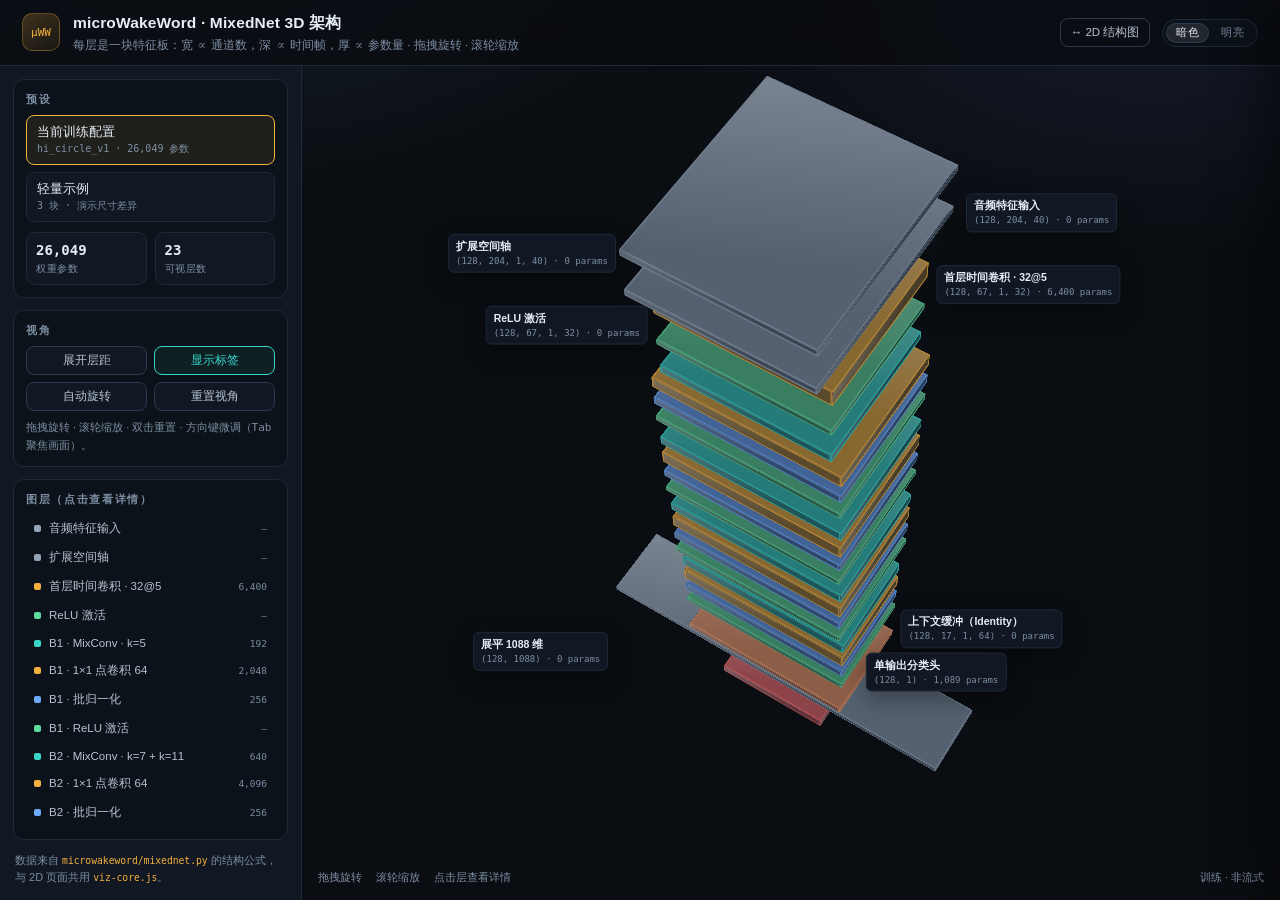
<file: visualization/3d.html>
<!doctype html>
<html lang="zh-CN">
<head>
<meta charset="utf-8" />
<meta name="viewport" content="width=device-width, initial-scale=1" />
<title>microWakeWord · MixedNet 3D 架构</title>
<script>
  // 与 index.html 共用主题记忆，首屏前应用，避免闪烁
  (function () {
    var theme = 'dark';
    try {
      var q = new URLSearchParams(location.search).get('theme');
      var saved = localStorage.getItem('mww-viz-theme');
      theme = q === 'light' || q === 'dark' ? q : (saved === 'light' ? 'light' : 'dark');
    } catch (e) { /* file:// 或隐私模式下 localStorage 可能不可用 */ }
    document.documentElement.dataset.theme = theme;
  })();
</script>
<link rel="stylesheet" href="theme.css" />
<style>
  * { box-sizing: border-box; }

  html, body { margin: 0; height: 100%; }

  body {
    font-family: var(--sans);
    color: var(--ink);
    font-size: 14px;
    line-height: 1.55;
    background:
      radial-gradient(900px 480px at 15% -10%, var(--bg-grad-a) 0%, transparent 62%),
      radial-gradient(800px 420px at 90% 0%, var(--bg-grad-b) 0%, transparent 60%),
      var(--bg);
    -webkit-font-smoothing: antialiased;
    overflow: hidden;
  }

  code { font-family: var(--mono); font-size: .88em; color: var(--amber); }

  /* ---------- 顶栏 ---------- */
  .topbar {
    position: relative;
    z-index: 6;
    height: 66px;
    display: flex;
    align-items: center;
    justify-content: space-between;
    gap: 18px;
    padding: 0 22px;
    border-bottom: 1px solid var(--line);
    background: var(--topbar-bg);
    backdrop-filter: blur(12px);
  }

  .brand { display: flex; align-items: center; gap: 13px; min-width: 0; }

  .mark {
    flex: none;
    width: 38px;
    height: 38px;
    display: grid;
    place-items: center;
    border-radius: 10px;
    border: 1px solid var(--amber-line);
    background: linear-gradient(150deg, var(--amber-strong-bg), var(--amber-faint));
    color: var(--amber);
    font-family: var(--mono);
    font-size: 11px;
  }

  h1 { margin: 0; font-size: 15.5px; font-weight: 650; letter-spacing: .01em; }

  .sub { margin: 2px 0 0; color: var(--muted); font-size: 11.5px; }

  .top-right { display: flex; align-items: center; gap: 12px; }

  .back-link {
    display: inline-flex;
    align-items: center;
    gap: 5px;
    padding: 5px 10px;
    border: 1px solid var(--line-2);
    border-radius: 8px;
    color: var(--ink-2);
    font-size: 11.5px;
    text-decoration: none;
    transition: border-color .15s, color .15s;
  }

  .back-link:hover { border-color: var(--teal); color: var(--ink); }

  .theme {
    display: inline-flex;
    gap: 2px;
    padding: 3px;
    border: 1px solid var(--line);
    border-radius: 999px;
    background: var(--panel-2);
  }

  .theme-btn {
    border: 0;
    border-radius: 999px;
    padding: 3px 10px;
    background: transparent;
    color: var(--muted);
    font-family: var(--mono);
    font-size: 10.5px;
    letter-spacing: .04em;
    cursor: pointer;
  }

  .theme-btn:hover { color: var(--ink); }

  .theme-btn[aria-pressed="true"] {
    background: var(--toggle-on-bg);
    color: var(--ink);
    box-shadow: inset 0 0 0 1px var(--line-2), 0 1px 3px var(--toggle-on-shadow);
  }

  /* ---------- 布局 ---------- */
  .layout {
    display: grid;
    grid-template-columns: 302px minmax(0, 1fr);
    height: calc(100vh - 66px);
  }

  .panel {
    display: flex;
    flex-direction: column;
    gap: 12px;
    padding: 13px;
    overflow-y: auto;
    border-right: 1px solid var(--line);
    background: var(--panel);
  }

  .panel::-webkit-scrollbar { width: 8px; }
  .panel::-webkit-scrollbar-thumb { background: var(--line-2); border-radius: 4px; }

  .panel-title {
    margin: 0 0 8px;
    font-size: 10.5px;
    letter-spacing: .16em;
    text-transform: uppercase;
    color: var(--muted);
    font-weight: 600;
  }

  .card {
    border: 1px solid var(--line);
    border-radius: 11px;
    background: var(--panel-2);
    padding: 11px 12px 12px;
  }

  .presets { display: grid; gap: 7px; }

  .preset {
    display: block;
    width: 100%;
    text-align: left;
    padding: 8px 10px;
    border: 1px solid var(--line);
    border-radius: 8px;
    background: var(--panel);
    color: var(--ink);
    font-family: var(--sans);
    font-size: 12.5px;
    cursor: pointer;
    transition: border-color .15s, background .15s;
  }

  .preset small {
    display: block;
    margin-top: 1px;
    color: var(--muted);
    font-family: var(--mono);
    font-size: 10px;
  }

  .preset:hover { border-color: var(--amber); background: var(--amber-faint); }
  .preset.is-active { border-color: var(--amber); background: var(--amber-soft); }

  .grid2 { display: grid; grid-template-columns: 1fr 1fr; gap: 7px; }

  .btn {
    padding: 6px 9px;
    border: 1px solid var(--line-2);
    border-radius: 8px;
    background: var(--panel);
    color: var(--ink-2);
    font-family: var(--sans);
    font-size: 11.5px;
    cursor: pointer;
    transition: border-color .15s, color .15s, background .15s;
  }

  .btn:hover { border-color: var(--teal); color: var(--ink); }
  .btn[aria-pressed="true"] { border-color: var(--teal); color: var(--teal); background: var(--teal-faint); }

  .note { margin: 8px 0 0; color: var(--muted); font-size: 11px; line-height: 1.6; }

  .stat-row { display: flex; gap: 8px; }

  .stat {
    flex: 1;
    padding: 7px 9px;
    border: 1px solid var(--line);
    border-radius: 9px;
    background: var(--panel);
  }

  .stat b { display: block; font-family: var(--mono); font-size: 14px; }
  .stat span { display: block; color: var(--muted); font-size: 9.5px; letter-spacing: .07em; text-transform: uppercase; }

  .layer-list { display: flex; flex-direction: column; gap: 2px; overflow-y: auto; }

  .layer-row {
    display: flex;
    align-items: center;
    gap: 8px;
    padding: 5px 7px;
    border: 1px solid transparent;
    border-radius: 7px;
    background: transparent;
    color: var(--ink-2);
    font-family: var(--sans);
    font-size: 11.5px;
    text-align: left;
    cursor: pointer;
    transition: background .15s, border-color .15s;
  }

  .layer-row:hover { background: var(--surface-1); color: var(--ink); }
  .layer-row.is-selected { border-color: var(--line-2); background: var(--surface-2); color: var(--ink); }

  .dot { width: 7px; height: 7px; border-radius: 2px; flex: none; }

  .layer-row .name { overflow: hidden; text-overflow: ellipsis; white-space: nowrap; }
  .layer-row .params { margin-left: auto; flex: none; font-family: var(--mono); font-size: 9.5px; color: var(--muted); }

  /* ---------- 舞台 ---------- */
  .stage { position: relative; min-width: 0; overflow: hidden; }

  .scene {
    position: absolute;
    inset: 0;
    perspective: 1500px;
    perspective-origin: 50% 46%;
    overflow: hidden;
    cursor: grab;
    touch-action: none;
  }

  .scene:active { cursor: grabbing; }

  .world {
    position: absolute;
    left: 50%;
    top: 50%;
    width: 0;
    height: 0;
    transform-style: preserve-3d;
    transform: scale(var(--zoom, 1)) rotateX(var(--tilt, -58deg)) rotateY(var(--yaw, -32deg));
  }

  .face {
    position: absolute;
    border: 1px solid;
    background-image: linear-gradient(155deg, rgba(255, 255, 255, .22), rgba(255, 255, 255, 0) 70%);
  }

  .face:hover,
  .face.is-hover {
    border-color: var(--ink-2) !important;
    background-image: linear-gradient(rgba(255, 255, 255, .14), rgba(255, 255, 255, .14));
  }

  .face.is-selected {
    border-color: var(--ink) !important;
    background-image: linear-gradient(rgba(255, 255, 255, .26), rgba(255, 255, 255, .26));
  }

  .labels { position: absolute; inset: 0; pointer-events: none; overflow: hidden; }

  .label {
    position: absolute;
    left: 0;
    top: 0;
    padding: 3px 7px;
    border: 1px solid var(--line);
    border-radius: 6px;
    background: var(--panel);
    box-shadow: var(--shadow-node);
    white-space: nowrap;
    will-change: transform;
  }

  .label[data-active="true"] { border-color: var(--teal); }

  .label b { display: block; font-size: 10.5px; font-weight: 600; color: var(--ink); }

  .label span {
    display: block;
    margin-top: 1px;
    font-family: var(--mono);
    font-size: 9px;
    color: var(--muted);
  }

  .hud {
    position: absolute;
    left: 16px;
    right: 16px;
    bottom: 14px;
    display: flex;
    flex-wrap: wrap;
    gap: 8px 14px;
    justify-content: space-between;
    align-items: center;
    color: var(--muted);
    font-size: 11px;
    pointer-events: none;
  }

  .hud .tips { display: flex; flex-wrap: wrap; gap: 8px 14px; }

  .hud kbd {
    padding: 1px 5px;
    border: 1px solid var(--line-2);
    border-bottom-width: 2px;
    border-radius: 4px;
    background: var(--panel);
    font-family: var(--mono);
    font-size: 9.5px;
    color: var(--ink-2);
  }

  /* ---------- 详情 ---------- */
  .inspector {
    position: fixed;
    z-index: 30;
    top: 0;
    right: 0;
    bottom: 0;
    width: min(380px, 100vw);
    padding: 20px 22px 44px;
    overflow: auto;
    border-left: 1px solid var(--line-2);
    background: var(--inspector-bg);
    box-shadow: var(--shadow-drawer);
    transform: translateX(102%);
    transition: transform .22s ease;
  }

  .inspector.is-open { transform: translateX(0); }

  .inspector-head { display: flex; align-items: flex-start; justify-content: space-between; gap: 12px; }

  .eyebrow {
    color: var(--muted);
    font-family: var(--mono);
    font-size: 10px;
    letter-spacing: .12em;
    text-transform: uppercase;
  }

  .inspector h2 { margin: 4px 0 0; font-size: 16px; font-weight: 650; }

  .icon-btn {
    flex: none;
    width: 28px;
    height: 28px;
    border: 1px solid var(--line-2);
    border-radius: 8px;
    background: transparent;
    color: var(--muted);
    cursor: pointer;
  }

  .icon-btn:hover { color: var(--ink); }

  .kv { margin: 14px 0 4px; border-top: 1px solid var(--line); }

  .kv > div {
    display: flex;
    justify-content: space-between;
    gap: 14px;
    padding: 6px 0;
    border-bottom: 1px solid var(--line);
  }

  .kv dt { color: var(--muted); font-size: 11.5px; }
  .kv dd { margin: 0; text-align: right; font-family: var(--mono); font-size: 11.5px; color: var(--ink); }

  .inspector h3 {
    margin: 16px 0 6px;
    font-size: 10px;
    letter-spacing: .14em;
    text-transform: uppercase;
    color: var(--muted);
    font-weight: 600;
  }

  .inspector p { margin: 0; color: var(--ink-2); font-size: 12.5px; }

  .inspector pre {
    margin: 0;
    padding: 10px 12px;
    border: 1px solid var(--line);
    border-radius: 9px;
    background: var(--code-bg);
    color: var(--code-ink);
    font-size: 10.5px;
    line-height: 1.6;
    white-space: pre-wrap;
    overflow-wrap: anywhere;
  }

  .inspector pre code { color: inherit; font-size: inherit; }

  .inspector .formula { color: var(--amber); font-family: var(--mono); font-size: 11.5px; }

  .to-2d {
    display: inline-flex;
    margin-top: 18px;
    padding: 6px 11px;
    border: 1px solid var(--line-2);
    border-radius: 8px;
    color: var(--teal);
    font-size: 11.5px;
    text-decoration: none;
  }

  .to-2d:hover { border-color: var(--teal); }

  @media (max-width: 900px) {
    body { overflow: auto; }
    .layout { grid-template-columns: 1fr; height: auto; }
    .panel { border-right: 0; border-bottom: 1px solid var(--line); max-height: none; }
    .layer-list { max-height: 240px; }
    .stage { height: 74vh; min-height: 420px; }
    .scene { position: absolute; }
    .sub { display: none; }
  }

  @media (max-width: 560px) {
    .topbar { height: auto; padding: 10px 14px; flex-wrap: wrap; }
    .layout { min-height: calc(100vh - 66px); }
    .hud { font-size: 10px; }
  }

  @media (prefers-reduced-motion: reduce) {
    .inspector { transition: none; }
  }
</style>
</head>
<body>

<header class="topbar">
  <div class="brand">
    <div class="mark">μWW</div>
    <div>
      <h1>microWakeWord · MixedNet 3D 架构</h1>
      <p class="sub">每层是一块特征板：宽 ∝ 通道数，深 ∝ 时间帧，厚 ∝ 参数量 · 拖拽旋转 · 滚轮缩放</p>
    </div>
  </div>
  <div class="top-right">
    <a class="back-link" href="index.html">↔ 2D 结构图</a>
    <div class="theme" role="group" aria-label="显示主题">
      <button type="button" class="theme-btn" data-theme-set="dark" aria-pressed="true">暗色</button>
      <button type="button" class="theme-btn" data-theme-set="light" aria-pressed="false">明亮</button>
    </div>
  </div>
</header>

<main class="layout">
  <aside class="panel">
    <section class="card">
      <h2 class="panel-title">预设</h2>
      <div class="presets">
        <button class="preset" data-preset="trained">当前训练配置<small>hi_circle_v1 · 26,049 参数</small></button>
        <button class="preset" data-preset="light">轻量示例<small>3 块 · 演示尺寸差异</small></button>
      </div>
      <div class="stat-row" style="margin-top:10px">
        <div class="stat"><b id="stat-params">—</b><span>权重参数</span></div>
        <div class="stat"><b id="stat-layers">—</b><span>可视层数</span></div>
      </div>
    </section>

    <section class="card">
      <h2 class="panel-title">视角</h2>
      <div class="grid2">
        <button class="btn" id="toggle-expanded" aria-pressed="false">展开层距</button>
        <button class="btn" id="toggle-labels" aria-pressed="true">显示标签</button>
        <button class="btn" id="toggle-spin" aria-pressed="false">自动旋转</button>
        <button class="btn" id="reset-view">重置视角</button>
      </div>
      <p class="note">拖拽旋转 · 滚轮缩放 · 双击重置 · 方向键微调（<kbd>Tab</kbd> 聚焦画面）。</p>
    </section>

    <section class="card" style="flex:1;min-height:180px;display:flex;flex-direction:column;min-height:0">
      <h2 class="panel-title">图层（点击查看详情）</h2>
      <div class="layer-list" id="layer-list"></div>
    </section>

    <p class="note" style="margin:0 2px">数据来自 <code>microwakeword/mixednet.py</code> 的结构公式，与 2D 页面共用 <code>viz-core.js</code>。</p>
  </aside>

  <section class="stage">
    <div class="scene" id="scene" tabindex="0" role="application" aria-label="MixedNet 三维结构，可拖拽旋转">
      <div class="world" id="world"></div>
      <div class="labels" id="labels"></div>
    </div>
    <div class="hud">
      <div class="tips">
        <span>拖拽旋转</span>
        <span>滚轮缩放</span>
        <span>点击层查看详情</span>
      </div>
      <span id="hud-view">训练 · 非流式</span>
    </div>
  </section>
</main>

<aside class="inspector" id="inspector" aria-live="polite"></aside>

<script src="viz-core.js"></script>
<script>
(function () {
  'use strict';

  var CORE = (typeof window !== 'undefined' ? window : globalThis).MWWViz;
  var PRESETS = CORE.PRESETS;
  var KIND = CORE.KIND;
  var clone = CORE.clone;
  var fmt = CORE.fmt;
  var buildGraph = CORE.buildGraph;

  var PALETTE = {
    dark: {
      panel: '#111823',
      io: '#93a4b9', reshape: '#93a4b9', conv: '#f5b13d', act: '#5ddc9a',
      mixconv: '#37d6c9', bn: '#6ea8fe', residual: '#a78bfa', add: '#a78bfa',
      buffer: '#ff9f68', attention: '#a78bfa', pool: '#6ea8fe',
      flatten: '#93a4b9', dense: '#ff6b6b'
    },
    light: {
      panel: '#ffffff',
      io: '#64748b', reshape: '#64748b', conv: '#9a5b00', act: '#17794a',
      mixconv: '#0b7d75', bn: '#1d4ed8', residual: '#5b46c4', add: '#5b46c4',
      buffer: '#b4560f', attention: '#5b46c4', pool: '#1d4ed8',
      flatten: '#64748b', dense: '#b42318'
    }
  };

  var state = {
    config: null,
    graph: null,
    theme: 'dark',
    yaw: -32,
    tilt: -58,
    zoom: 1,
    expanded: false,
    labels: true,
    spin: false,
    selected: null,
    hover: null,
    items: [],
    spinRaf: 0
  };

  var scene = document.getElementById('scene');
  var world = document.getElementById('world');
  var labelsHost = document.getElementById('labels');
  var listHost = document.getElementById('layer-list');
  var inspector = document.getElementById('inspector');

  /* ---------------- 工具 ---------------- */

  function clamp(v, min, max) { return Math.min(max, Math.max(min, v)); }

  function escapeHtml(s) {
    return String(s).replace(/[&<>"']/g, function (c) {
      return { '&': '&amp;', '<': '&lt;', '>': '&gt;', '"': '&quot;', "'": '&#39;' }[c];
    });
  }

  function hexToRgb(hex) {
    var h = hex.replace('#', '');
    if (h.length === 3) h = h[0] + h[0] + h[1] + h[1] + h[2] + h[2];
    return [parseInt(h.slice(0, 2), 16), parseInt(h.slice(2, 4), 16), parseInt(h.slice(4, 6), 16)];
  }

  // 把强调色按比例混进面板底色，得到实色面，避免半透明叠层互相透视
  function mix(accent, panel, ratio) {
    var a = hexToRgb(accent);
    var b = hexToRgb(panel);
    var out = a.map(function (v, i) { return Math.round(v * ratio + b[i] * (1 - ratio)); });
    return 'rgb(' + out.join(',') + ')';
  }

  function parseShape(node) {
    var nums = String(node.shapeOut.train).match(/\d+/g);
    var arr = nums ? nums.map(Number) : [];
    var t = 1, c = 1;
    if (arr.length >= 4) { t = arr[1]; c = arr[3]; }
    else if (arr.length === 3) { t = arr[1]; c = arr[2]; }
    else if (arr.length === 2) { t = 1; c = arr[1]; }
    return { t: Math.max(1, t), c: Math.max(1, c) };
  }

  function accentOf(kind) {
    var p = PALETTE[state.theme] || PALETTE.dark;
    return p[kind] || p.flatten;
  }

  /* ---------------- 数据 ---------------- */

  function collectLayers(graph) {
    var out = [];
    var blockIndex = 0;
    graph.seq.forEach(function (node) {
      if (node.kind === 'block') {
        blockIndex += 1;
        node.children.forEach(function (child) {
          out.push({
            node: child,
            sub: true,
            group: node.id,
            label: 'B' + blockIndex + ' · ' + child.title
          });
        });
      } else {
        out.push({ node: node, sub: false, group: 'top', label: node.title });
      }
    });
    return out;
  }

  function layout(items, expanded) {
    var subStep = expanded ? 36 : 24;
    var topStep = expanded ? 62 : 42;
    var groupGap = expanded ? 16 : 10;
    var y = 0;
    items.forEach(function (it, i) {
      if (i > 0) {
        var prev = items[i - 1];
        y += it.sub ? subStep : topStep;
        if (it.group !== prev.group) y += groupGap;
      }
      it.y = y;
    });
    var total = items.length ? y : 0;
    items.forEach(function (it) { it.y -= total / 2; });
  }

  /* ---------------- 渲染 ---------------- */

  function renderFaces(item) {
    var accent = accentOf(item.node.kind);
    var panel = (PALETTE[state.theme] || PALETTE.dark).panel;
    var topColor = mix(accent, panel, 0.52);
    var frontColor = mix(accent, panel, 0.32);
    var sideColor = mix(accent, panel, 0.24);
    var backColor = mix(accent, panel, 0.2);
    var bottomColor = mix(accent, panel, 0.14);
    var borderColor = mix(accent, panel, 0.72);
    var w = item.w, d = item.d, h = item.h;
    var base = 'translate3d(0,' + item.y.toFixed(2) + 'px,0) ';

    function face(fw, fh, local, color, extraClass) {
      return '<div class="face' + (extraClass ? ' ' + extraClass : '') + '" data-id="' + item.node.id + '" style="' +
        'left:' + (-fw / 2).toFixed(2) + 'px;' +
        'top:' + (-fh / 2).toFixed(2) + 'px;' +
        'width:' + fw.toFixed(2) + 'px;' +
        'height:' + fh.toFixed(2) + 'px;' +
        'background-color:' + color + ';' +
        'border-color:' + borderColor + ';' +
        'transform:' + base + local + '"></div>';
    }

    // 六个面直接做 .world 的子元素，让浏览器统一做深度排序
    return face(w, d, 'rotateX(90deg) translateZ(' + (h / 2).toFixed(2) + 'px)', topColor, 'face--top') +
      face(w, d, 'rotateX(-90deg) translateZ(' + (h / 2).toFixed(2) + 'px)', bottomColor) +
      face(w, h, 'translateZ(' + (d / 2).toFixed(2) + 'px)', frontColor) +
      face(w, h, 'rotateY(180deg) translateZ(' + (d / 2).toFixed(2) + 'px)', backColor) +
      face(d, h, 'rotateY(90deg) translateZ(' + (w / 2).toFixed(2) + 'px)', sideColor) +
      face(d, h, 'rotateY(-90deg) translateZ(' + (w / 2).toFixed(2) + 'px)', sideColor);
  }

  function renderScene() {
    var graph = buildGraph(state.config);
    state.graph = graph;
    var items = collectLayers(graph);

    var maxC = 1, maxT = 1, maxP = 1;
    items.forEach(function (it) {
      var dims = parseShape(it.node);
      it.t = dims.t;
      it.c = dims.c;
      maxC = Math.max(maxC, it.c);
      maxT = Math.max(maxT, it.t);
      maxP = Math.max(maxP, it.node.params || 0);
    });

    items.forEach(function (it) {
      it.w = 100 + 250 * Math.sqrt(it.c / maxC);
      it.d = 60 + 115 * Math.sqrt(it.t / maxT);
      it.h = 6 + 10 * Math.pow((it.node.params || 0) / maxP, 0.4);
    });

    layout(items, state.expanded);
    state.items = items;

    world.innerHTML = items.map(renderFaces).join('');
    labelsHost.innerHTML = items.map(function (it, i) {
      var side = it.sub ? 'right' : (i % 2 === 0 ? 'right' : 'left');
      return '<div class="label" data-id="' + it.node.id + '" data-side="' + side + '">' +
        '<b>' + escapeHtml(it.label) + '</b>' +
        '<span>' + it.node.shapeOut.train + ' · ' + fmt(it.node.params || 0) + ' params</span>' +
        '</div>';
    }).join('');

    var labelEls = {};
    labelsHost.querySelectorAll('.label').forEach(function (el) {
      labelEls[el.dataset.id] = el;
    });
    items.forEach(function (it, i) {
      it.side = it.sub ? 'right' : (i % 2 === 0 ? 'right' : 'left');
      it.labelEl = labelEls[it.node.id] || null;
      it.topFace = world.querySelector('.face--top[data-id="' + it.node.id + '"]');
    });

    document.getElementById('stat-params').textContent = fmt(graph.stats.weights);
    document.getElementById('stat-layers').textContent = items.length;

    applyTransform();
    renderList();
    applySelection();
    requestAnimationFrame(function () {
      autoFit();
      syncLabels();
    });
  }

  function renderList() {
    listHost.innerHTML = state.items.map(function (it) {
      return '<button class="layer-row" data-id="' + it.node.id + '" title="' + escapeHtml(it.node.type) + '">' +
        '<span class="dot" style="background:' + accentOf(it.node.kind) + '"></span>' +
        '<span class="name">' + escapeHtml(it.label) + '</span>' +
        '<span class="params">' + (it.node.params ? fmt(it.node.params) : '—') + '</span>' +
        '</button>';
    }).join('');
  }

  /* ---------------- 变换与标签 ---------------- */

  function applyTransform() {
    world.style.setProperty('--yaw', state.yaw.toFixed(2) + 'deg');
    world.style.setProperty('--tilt', state.tilt.toFixed(2) + 'deg');
    world.style.setProperty('--zoom', state.zoom.toFixed(3));
  }

  function syncLabels() {
    if (!state.items.length) return;
    labelsHost.style.display = '';
    var host = labelsHost.getBoundingClientRect();
    var placed = [];

    state.items.forEach(function (it) {
      if (!it.topFace || !it.labelEl) return;
      var active = it.node.id === state.hover || it.node.id === state.selected;
      var visible = active || (state.labels && !it.sub);
      it.labelEl.style.display = visible ? '' : 'none';
      if (!visible) return;
      it.labelEl.setAttribute('data-active', active ? 'true' : 'false');
      // 用顶面的投影矩形定位，标签才能贴着这一层的“板身”，而不是某个倾斜角上的顶点
      var r = it.topFace.getBoundingClientRect();
      var lw = it.labelEl.offsetWidth || 120;
      var x = (it.side === 'left' ? r.left - 8 : r.right + 8) - host.left;
      var y = (r.top + r.height / 2) - host.top;
      if (it.side === 'left') x = Math.max(x, 8 + lw);
      else x = Math.min(x, host.width - 8 - lw);
      placed.push({ it: it, x: x, y: y, side: it.side });
      it.labelEl.style.transform = 'translate3d(' + x.toFixed(1) + 'px,' + y.toFixed(1) + 'px,0) translate(' +
        (it.side === 'left' ? '-100%' : '0') + ',-50%)';
    });

    // 同侧的标签按纵向排序后逐列下推，避免遮住（旗帜多时很实用）
    ['left', 'right'].forEach(function (side) {
      var column = placed.filter(function (p) { return p.side === side; })
        .sort(function (a, b) { return a.y - b.y; });
      var lastBottom = -Infinity;
      column.forEach(function (p) {
        var el = p.it.labelEl;
        var h = el.offsetHeight || 26;
        var top = p.y - h / 2;
        if (top < lastBottom + 4) top = lastBottom + 4;
        if (top !== p.y - h / 2) {
          el.style.transform = 'translate3d(' + p.x.toFixed(1) + 'px,' + top.toFixed(1) + 'px,0) translate(' +
            (side === 'left' ? '-100%' : '0') + ',0)';
        }
        lastBottom = top + h;
      });
    });
  }

  function autoFit() {
    if (!state.items.length) return;
    var box = scene.getBoundingClientRect();
    var minX = Infinity, maxX = -Infinity, minY = Infinity, maxY = -Infinity;
    state.items.forEach(function (it) {
      if (!it.topFace) return;
      var r = it.topFace.getBoundingClientRect();
      if (!r.width && !r.height) return;
      minX = Math.min(minX, r.left);
      maxX = Math.max(maxX, r.right);
      minY = Math.min(minY, r.top);
      maxY = Math.max(maxY, r.bottom);
    });
    if (!isFinite(minX)) return;
    var pad = 120;
    var fit = Math.min((box.width - pad) / (maxX - minX), (box.height - pad) / (maxY - minY));
    state.zoom = clamp(fit, 0.32, 1.25);
    applyTransform();
    syncLabels();
  }

  /* ---------------- 选择与详情 ---------------- */

  function applySelection() {
    world.querySelectorAll('.face.is-selected').forEach(function (el) { el.classList.remove('is-selected'); });
    listHost.querySelectorAll('.layer-row.is-selected').forEach(function (el) { el.classList.remove('is-selected'); });
    if (!state.selected) return;
    world.querySelectorAll('.face[data-id="' + state.selected + '"]').forEach(function (el) { el.classList.add('is-selected'); });
    var row = listHost.querySelector('.layer-row[data-id="' + state.selected + '"]');
    if (row) {
      row.classList.add('is-selected');
      if (row.scrollIntoView) row.scrollIntoView({ block: 'nearest' });
    }
    renderInspector();
    syncLabels();
  }

  function setHover(id) {
    if (state.hover === id) return;
    state.hover = id;
    world.querySelectorAll('.face.is-hover').forEach(function (el) { el.classList.remove('is-hover'); });
    if (id) {
      world.querySelectorAll('.face[data-id="' + id + '"]').forEach(function (el) { el.classList.add('is-hover'); });
    }
    syncLabels();
  }

  function select(id) {
    state.selected = id;
    applySelection();
  }

  function renderInspector() {
    var node = state.selected && state.graph ? state.graph.index.get(state.selected) : null;
    if (!node) {
      inspector.classList.remove('is-open');
      inspector.innerHTML = '';
      return;
    }
    var k = KIND[node.kind] || KIND.flatten;
    var html = '<div class="inspector-head">' +
      '<div><span class="eyebrow">' + k.label + '</span><h2>' + escapeHtml(node.title) + '</h2></div>' +
      '<button class="icon-btn" data-close aria-label="关闭详情">✕</button>' +
      '</div>' +
      '<dl class="kv">' +
        '<div><dt>层类型</dt><dd>' + escapeHtml(node.type) + '</dd></div>' +
        '<div><dt>输入形状</dt><dd>' + node.shapeIn.train + '</dd></div>' +
        '<div><dt>输出形状</dt><dd>' + node.shapeOut.train + '</dd></div>' +
        '<div><dt>权重参数</dt><dd>' + fmt(node.params) + '</dd></div>' +
        (node.buffer ? '<div><dt>ring buffer</dt><dd>' + node.buffer.frames + ' 帧 × ' + node.buffer.channels + ' ch</dd></div>' : '') +
      '</dl>' +
      '<h3>作用</h3><p>' + node.desc + '</p>' +
      '<h3>推导</h3><p class="formula">' + node.formula + '</p>' +
      '<h3>源码</h3><pre><code>' + escapeHtml(node.code) + '</code></pre>' +
      '<a class="to-2d" href="index.html">在 2D 结构图中查看完整上下文 →</a>';
    inspector.innerHTML = html;
    inspector.classList.add('is-open');
  }

  /* ---------------- 主题 ---------------- */

  function applyTheme(theme, persist) {
    state.theme = theme === 'light' ? 'light' : 'dark';
    document.documentElement.dataset.theme = state.theme;
    document.querySelectorAll('[data-theme-set]').forEach(function (btn) {
      btn.setAttribute('aria-pressed', btn.dataset.themeSet === state.theme ? 'true' : 'false');
    });
    if (persist) {
      try { localStorage.setItem('mww-viz-theme', state.theme); } catch (e) { /* 忽略 */ }
    }
    if (state.config) {
      renderScene();
      syncUrl();
    }
  }

  /* ---------------- URL ---------------- */

  function syncUrl() {
    var p = new URLSearchParams();
    p.set('preset', JSON.stringify(state.config) === JSON.stringify(PRESETS.light.cfg) ? 'light' : 'trained');
    p.set('theme', state.theme);
    try {
      history.replaceState(null, '', location.pathname + '?' + p.toString());
    } catch (e) { /* file:// 下个别浏览器禁止改写历史 */ }
  }

  function readInitialConfig() {
    var q = new URLSearchParams(location.search);
    return clone(q.get('preset') === 'light' ? PRESETS.light.cfg : PRESETS.trained.cfg);
  }

  /* ---------------- 交互 ---------------- */

  var drag = null;

  function bindEvents() {
    scene.addEventListener('pointerdown', function (e) {
      if (e.button !== undefined && e.button !== 0) return;
      drag = { x: e.clientX, y: e.clientY, yaw: state.yaw, tilt: state.tilt, moved: false };
      try { scene.setPointerCapture(e.pointerId); } catch (err) { /* 忽略 */ }
      scene.focus({ preventScroll: true });
    });

    scene.addEventListener('pointermove', function (e) {
      if (!drag) return;
      var dx = e.clientX - drag.x;
      var dy = e.clientY - drag.y;
      if (Math.abs(dx) + Math.abs(dy) > 3) drag.moved = true;
      state.yaw = drag.yaw + dx * 0.36;
      state.tilt = clamp(drag.tilt - dy * 0.3, -86, -8);
      applyTransform();
      syncLabels();
    });

    scene.addEventListener('pointerup', function (e) {
      if (drag && !drag.moved) {
        // 指针被 scene 捕获，e.target 不会是面，用坐标反查
        var el = document.elementFromPoint(e.clientX, e.clientY);
        var face = el && el.closest ? el.closest('.face') : null;
        if (face) select(face.dataset.id);
      }
      drag = null;
    });

    scene.addEventListener('pointercancel', function () { drag = null; });

    scene.addEventListener('pointerover', function (e) {
      var face = e.target.closest ? e.target.closest('.face') : null;
      if (face) setHover(face.dataset.id);
    });

    scene.addEventListener('pointerout', function (e) {
      var face = e.target.closest ? e.target.closest('.face') : null;
      if (!face) return;
      var to = e.relatedTarget && e.relatedTarget.closest ? e.relatedTarget.closest('.face') : null;
      if (!to || to.dataset.id !== face.dataset.id) setHover(null);
    });

    scene.addEventListener('pointerleave', function () { setHover(null); });

    scene.addEventListener('wheel', function (e) {
      e.preventDefault();
      state.zoom = clamp(state.zoom * Math.exp(-e.deltaY * 0.0012), 0.32, 2);
      applyTransform();
      syncLabels();
    }, { passive: false });

    scene.addEventListener('dblclick', function () {
      state.yaw = -32;
      state.tilt = -58;
      autoFit();
      syncLabels();
    });

    scene.addEventListener('keydown', function (e) {
      var used = true;
      if (e.key === 'ArrowLeft') state.yaw -= 6;
      else if (e.key === 'ArrowRight') state.yaw += 6;
      else if (e.key === 'ArrowUp') state.tilt = clamp(state.tilt + 4, -86, -8);
      else if (e.key === 'ArrowDown') state.tilt = clamp(state.tilt - 4, -86, -8);
      else if (e.key === '+' || e.key === '=') state.zoom = clamp(state.zoom * 1.1, 0.32, 2);
      else if (e.key === '-' || e.key === '_') state.zoom = clamp(state.zoom / 1.1, 0.32, 2);
      else if (e.key === 'Escape') { closeInspector(); used = false; }
      else used = false;
      if (used) {
        e.preventDefault();
        applyTransform();
        syncLabels();
      }
    });

    listHost.addEventListener('click', function (e) {
      var row = e.target.closest('.layer-row');
      if (row) select(row.dataset.id);
    });

    inspector.addEventListener('click', function (e) {
      if (e.target.closest('[data-close]')) closeInspector();
    });

    document.addEventListener('keydown', function (e) {
      if (e.key === 'Escape') closeInspector();
    });

    var resizeTimer = 0;
    window.addEventListener('resize', function () {
      clearTimeout(resizeTimer);
      resizeTimer = setTimeout(function () { autoFit(); syncLabels(); }, 120);
    });

    document.querySelectorAll('[data-preset]').forEach(function (btn) {
      btn.addEventListener('click', function () {
        state.config = clone(PRESETS[btn.dataset.preset].cfg);
        state.selected = null;
        closeInspector();
        markPreset();
        renderScene();
        syncUrl();
      });
    });

    document.querySelectorAll('[data-theme-set]').forEach(function (btn) {
      btn.addEventListener('click', function () {
        applyTheme(btn.dataset.themeSet, true);
      });
    });

    document.getElementById('toggle-expanded').addEventListener('click', function (e) {
      state.expanded = !state.expanded;
      e.currentTarget.setAttribute('aria-pressed', state.expanded ? 'true' : 'false');
      renderScene();
    });

    document.getElementById('toggle-labels').addEventListener('click', function (e) {
      state.labels = !state.labels;
      e.currentTarget.setAttribute('aria-pressed', state.labels ? 'true' : 'false');
      syncLabels();
    });

    document.getElementById('toggle-spin').addEventListener('click', function (e) {
      state.spin = !state.spin;
      e.currentTarget.setAttribute('aria-pressed', state.spin ? 'true' : 'false');
      if (state.spin) spinLoop();
      else cancelAnimationFrame(state.spinRaf);
    });

    document.getElementById('reset-view').addEventListener('click', function () {
      state.yaw = -32;
      state.tilt = -58;
      autoFit();
      syncLabels();
    });
  }

  function spinLoop() {
    if (!state.spin) return;
    state.yaw += 0.35;
    applyTransform();
    syncLabels();
    state.spinRaf = requestAnimationFrame(spinLoop);
  }

  function closeInspector() {
    state.selected = null;
    inspector.classList.remove('is-open');
    inspector.innerHTML = '';
    world.querySelectorAll('.face.is-selected').forEach(function (el) { el.classList.remove('is-selected'); });
    listHost.querySelectorAll('.layer-row.is-selected').forEach(function (el) { el.classList.remove('is-selected'); });
    syncLabels();
  }

  function markPreset() {
    var current = JSON.stringify(state.config);
    document.querySelectorAll('[data-preset]').forEach(function (btn) {
      var preset = PRESETS[btn.dataset.preset];
      btn.classList.toggle('is-active', JSON.stringify(preset.cfg) === current);
    });
  }

  function init() {
    state.config = readInitialConfig();
    state.theme = document.documentElement.dataset.theme === 'light' ? 'light' : 'dark';
    document.querySelectorAll('[data-theme-set]').forEach(function (btn) {
      btn.setAttribute('aria-pressed', btn.dataset.themeSet === state.theme ? 'true' : 'false');
    });
    bindEvents();
    markPreset();
    renderScene();
    syncUrl();
  }

  if (typeof document !== 'undefined' && document.getElementById('scene')) {
    if (document.readyState === 'loading') {
      document.addEventListener('DOMContentLoaded', init);
    } else {
      init();
    }
  }

  globalThis.__viz3d = {
    state: state,
    renderScene: renderScene,
    collectLayers: collectLayers,
    select: select,
    autoFit: autoFit
  };
})();
</script>
</body>
</html>
</file>
<file: visualization/theme.css>
/* microWakeWord 可视化 · 共享主题令牌
 * 暗色为默认，html[data-theme="light"] 覆盖为明亮模式。
 * 由 index.html 与 3d.html 共同引用。 */
  :root {
    --bg: #0a0d11;
    --panel: #111823;
    --panel-2: #0c1219;
    --line: #1e2a38;
    --line-2: #2b3a4c;
    --ink: #e8eef6;
    --ink-2: #b6c3d2;
    --muted: #7d8ea3;
    --amber: #f5b13d;
    --teal: #37d6c9;
    --violet: #a78bfa;
    --green: #5ddc9a;
    --red: #ff6b6b;
    --blue: #6ea8fe;
    --mono: ui-monospace, SFMono-Regular, "SF Mono", Menlo, Consolas, monospace;
    --sans: -apple-system, BlinkMacSystemFont, "Segoe UI", "Noto Sans SC", "PingFang SC", "Microsoft YaHei", sans-serif;
    --radius: 12px;

    --bg-grad-a: #16212d;
    --bg-grad-b: #151a2a;
    --grid: rgba(255, 255, 255, .035);
    --topbar-bg: rgba(10, 13, 17, .84);
    --surface-1: rgba(255, 255, 255, .022);
    --surface-2: rgba(255, 255, 255, .028);
    --surface-3: rgba(255, 255, 255, .035);
    --input-bg: #0a1017;
    --branch-bg: #0b1219;
    --inspector-bg: #0d141d;
    --code-bg: #080d13;
    --code-ink: #cbd7e6;
    --shadow-drawer: -24px 0 48px rgba(0, 0, 0, .45);
    --shadow-node: 0 8px 24px rgba(0, 0, 0, .35);
    --amber-faint: rgba(245, 177, 61, .06);
    --amber-soft: rgba(245, 177, 61, .08);
    --amber-strong-bg: rgba(245, 177, 61, .22);
    --amber-line: rgba(245, 177, 61, .3);
    --teal-faint: rgba(55, 214, 201, .07);
    --teal-soft: rgba(55, 214, 201, .14);
    --teal-line: rgba(55, 214, 201, .35);
    --buf: #ff9f68;
    --buf-line: rgba(255, 159, 104, .45);
    --buf-stripe: rgba(255, 159, 104, .13);
    --error-bg: rgba(255, 107, 107, .08);
    --error-line: rgba(255, 107, 107, .45);
    --error-ink: #ffc9c9;
    --warn-bg: rgba(245, 177, 61, .07);
    --warn-line: rgba(245, 177, 61, .4);
    --warn-ink: #f7deb0;
    --ok-line: rgba(93, 220, 154, .4);
    --bad-line: rgba(255, 107, 107, .45);
    --toggle-on-bg: rgba(255, 255, 255, .09);
    --toggle-on-shadow: rgba(0, 0, 0, .35);
  }

  /* 明亮模式：白底蓝图风，强调色整体压暗以保证对比度 */
  html[data-theme="light"] {
    --bg: #f5f7fa;
    --bg-grad-a: #e6eef9;
    --bg-grad-b: #eef3f9;
    --panel: #ffffff;
    --panel-2: #f2f5f9;
    --line: #dbe3ec;
    --line-2: #b9c6d5;
    --ink: #0f1720;
    --ink-2: #33414f;
    --muted: #64748b;
    --amber: #9a5b00;
    --teal: #0b7d75;
    --violet: #5b46c4;
    --green: #17794a;
    --red: #b42318;
    --blue: #1d4ed8;
    --grid: rgba(24, 46, 76, .05);
    --topbar-bg: rgba(245, 247, 250, .88);
    --surface-1: rgba(15, 23, 32, .022);
    --surface-2: rgba(15, 23, 32, .028);
    --surface-3: rgba(15, 23, 32, .045);
    --input-bg: #ffffff;
    --branch-bg: #f8fafc;
    --inspector-bg: #ffffff;
    --code-bg: #f3f7fb;
    --code-ink: #1f2d3d;
    --shadow-drawer: -18px 0 40px rgba(23, 43, 77, .16);
    --shadow-node: 0 6px 18px rgba(23, 43, 77, .12);
    --amber-faint: rgba(154, 91, 0, .05);
    --amber-soft: rgba(154, 91, 0, .08);
    --amber-strong-bg: rgba(154, 91, 0, .18);
    --amber-line: rgba(154, 91, 0, .28);
    --teal-faint: rgba(11, 125, 117, .06);
    --teal-soft: rgba(11, 125, 117, .1);
    --teal-line: rgba(11, 125, 117, .3);
    --buf: #b4560f;
    --buf-line: rgba(180, 86, 15, .35);
    --buf-stripe: rgba(180, 86, 15, .1);
    --error-bg: rgba(180, 35, 24, .07);
    --error-line: rgba(180, 35, 24, .3);
    --error-ink: #8a1f14;
    --warn-bg: rgba(154, 91, 0, .06);
    --warn-line: rgba(154, 91, 0, .3);
    --warn-ink: #7a4a00;
    --ok-line: rgba(23, 121, 74, .32);
    --bad-line: rgba(180, 35, 24, .3);
    --toggle-on-bg: #ffffff;
    --toggle-on-shadow: rgba(23, 43, 77, .18);
  }
</file>
